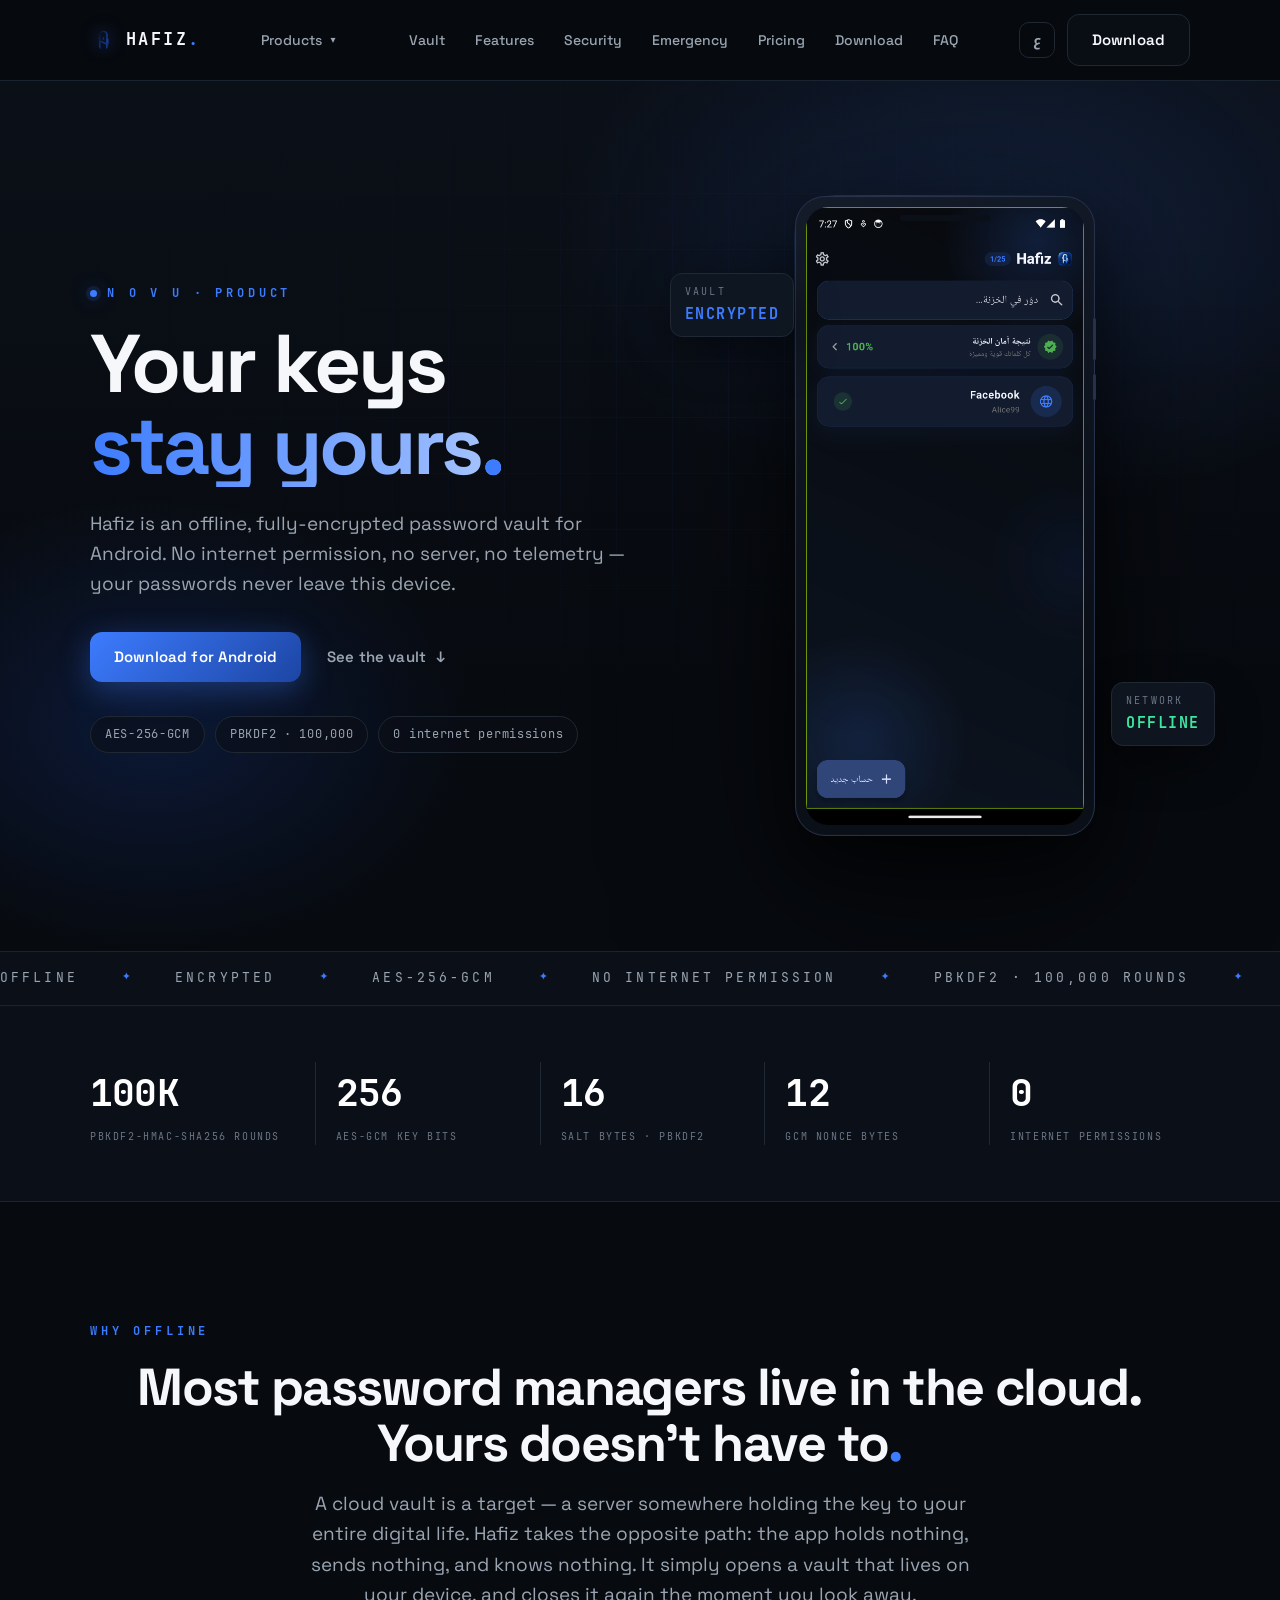
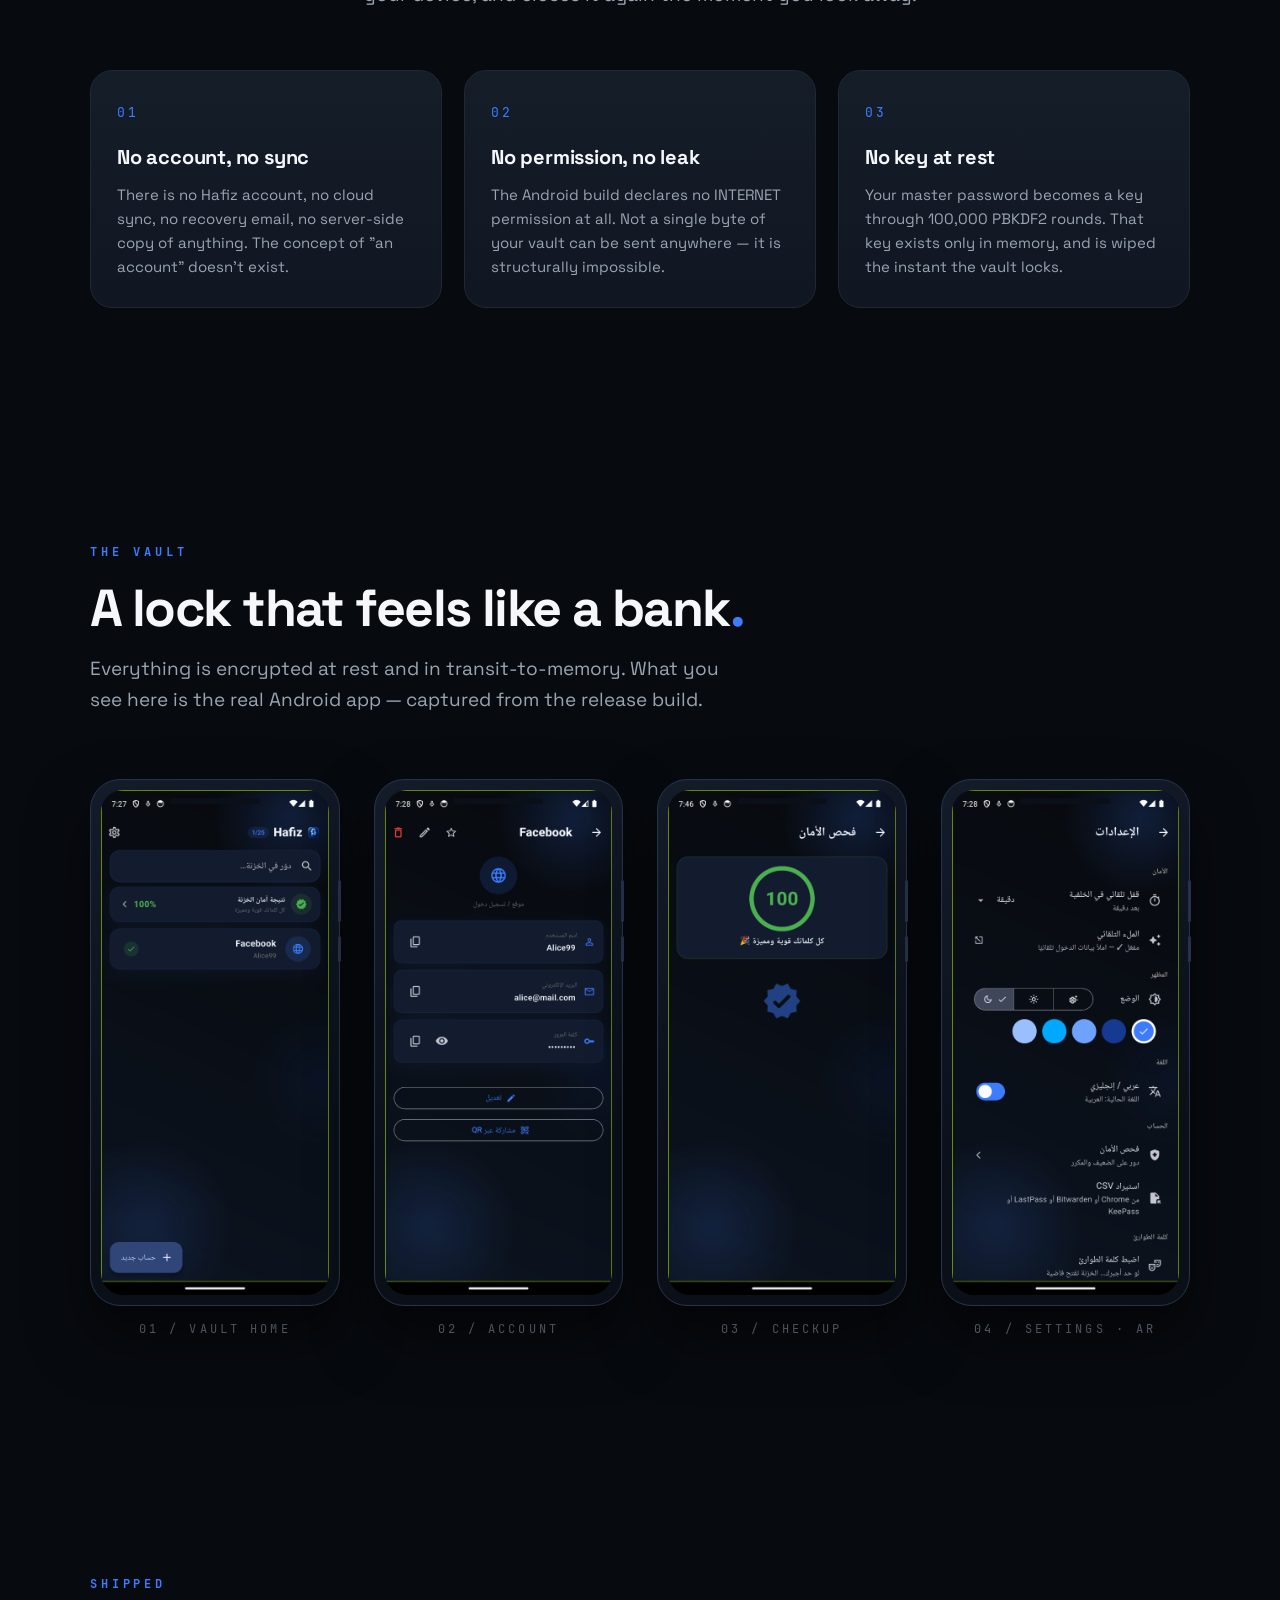
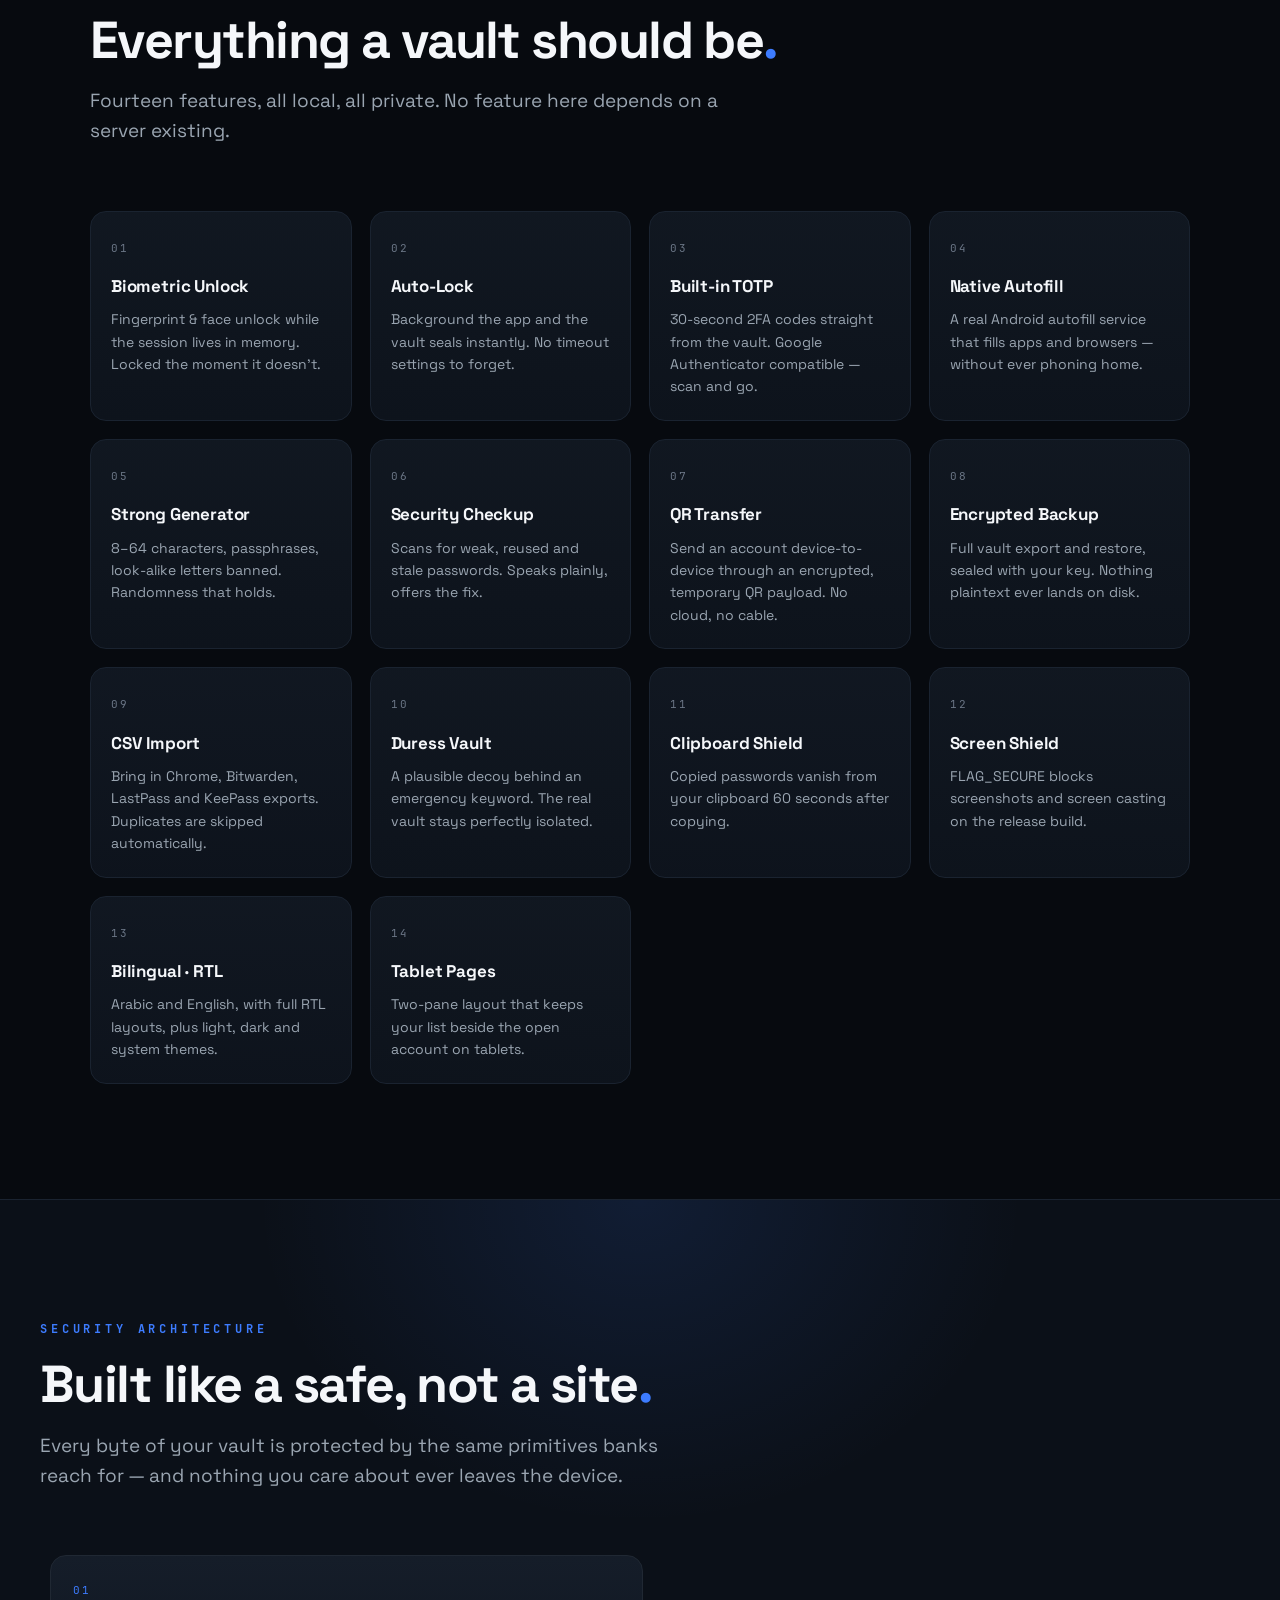
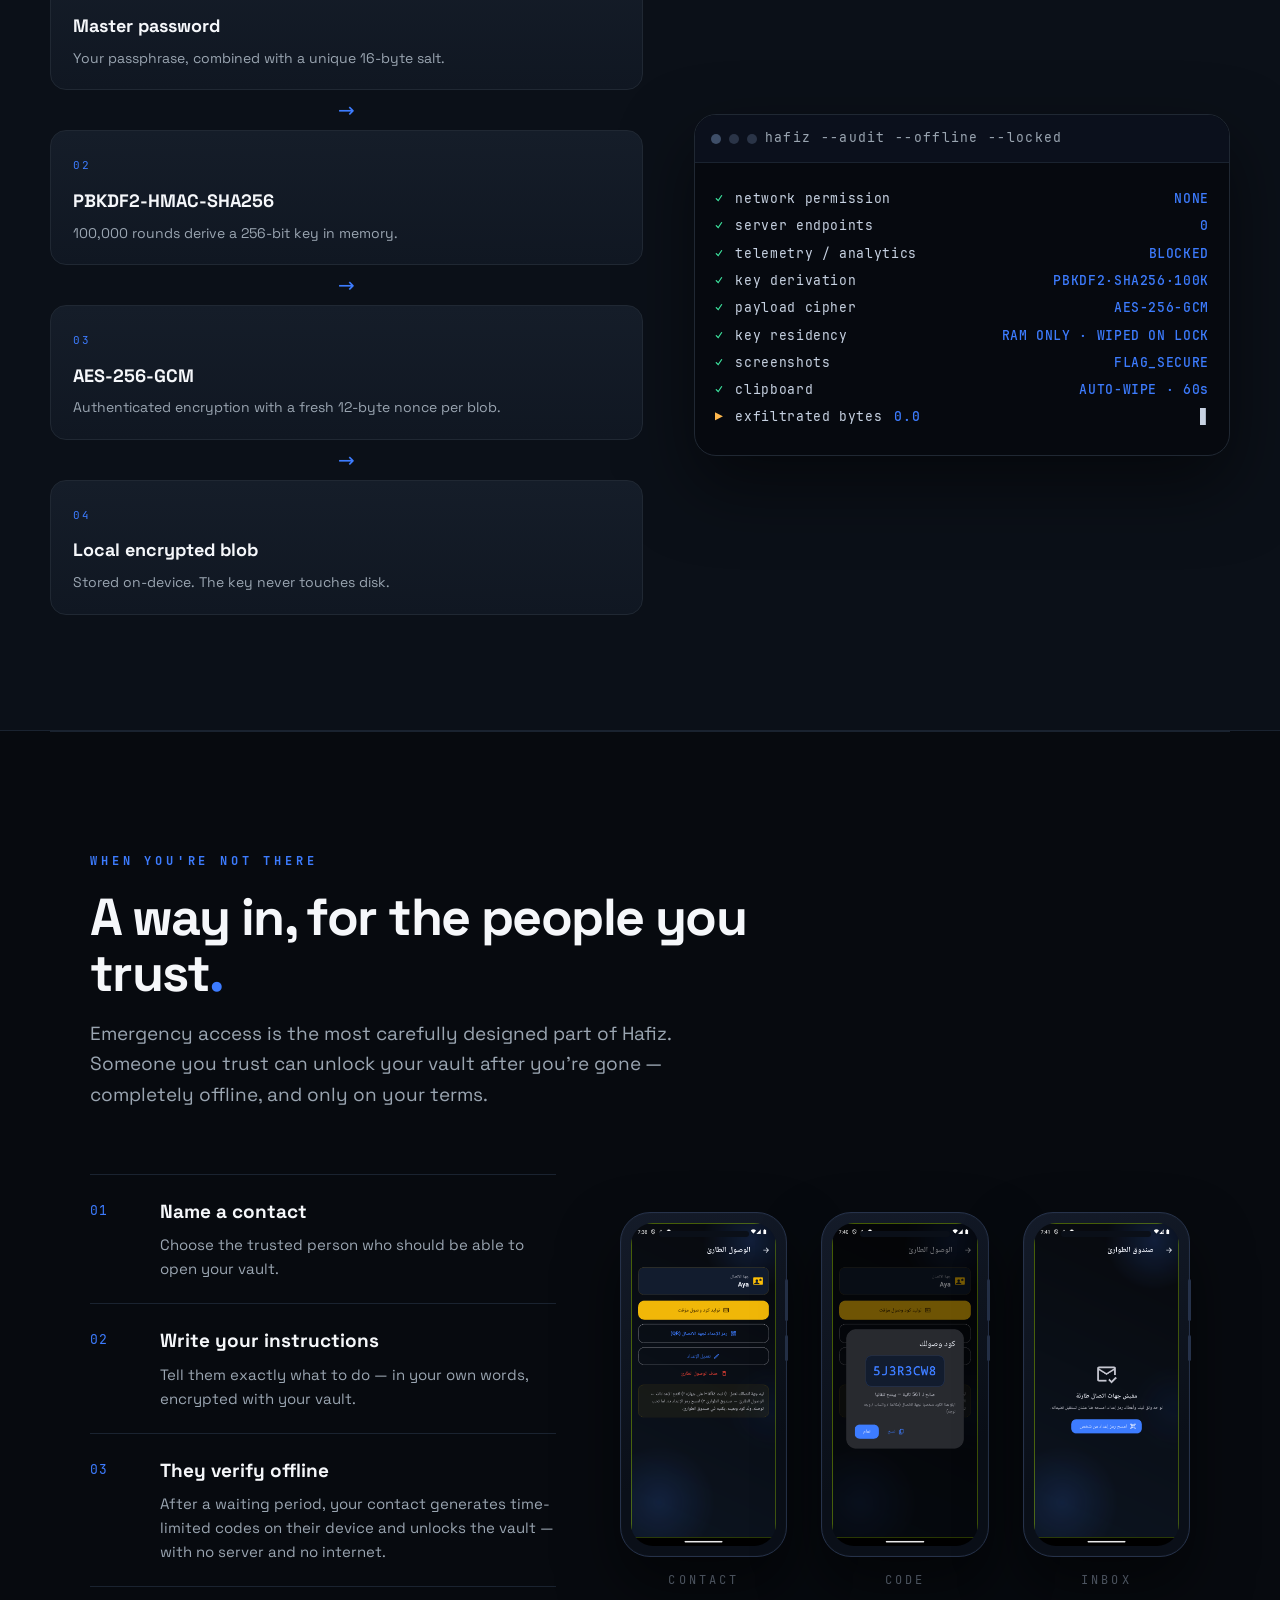
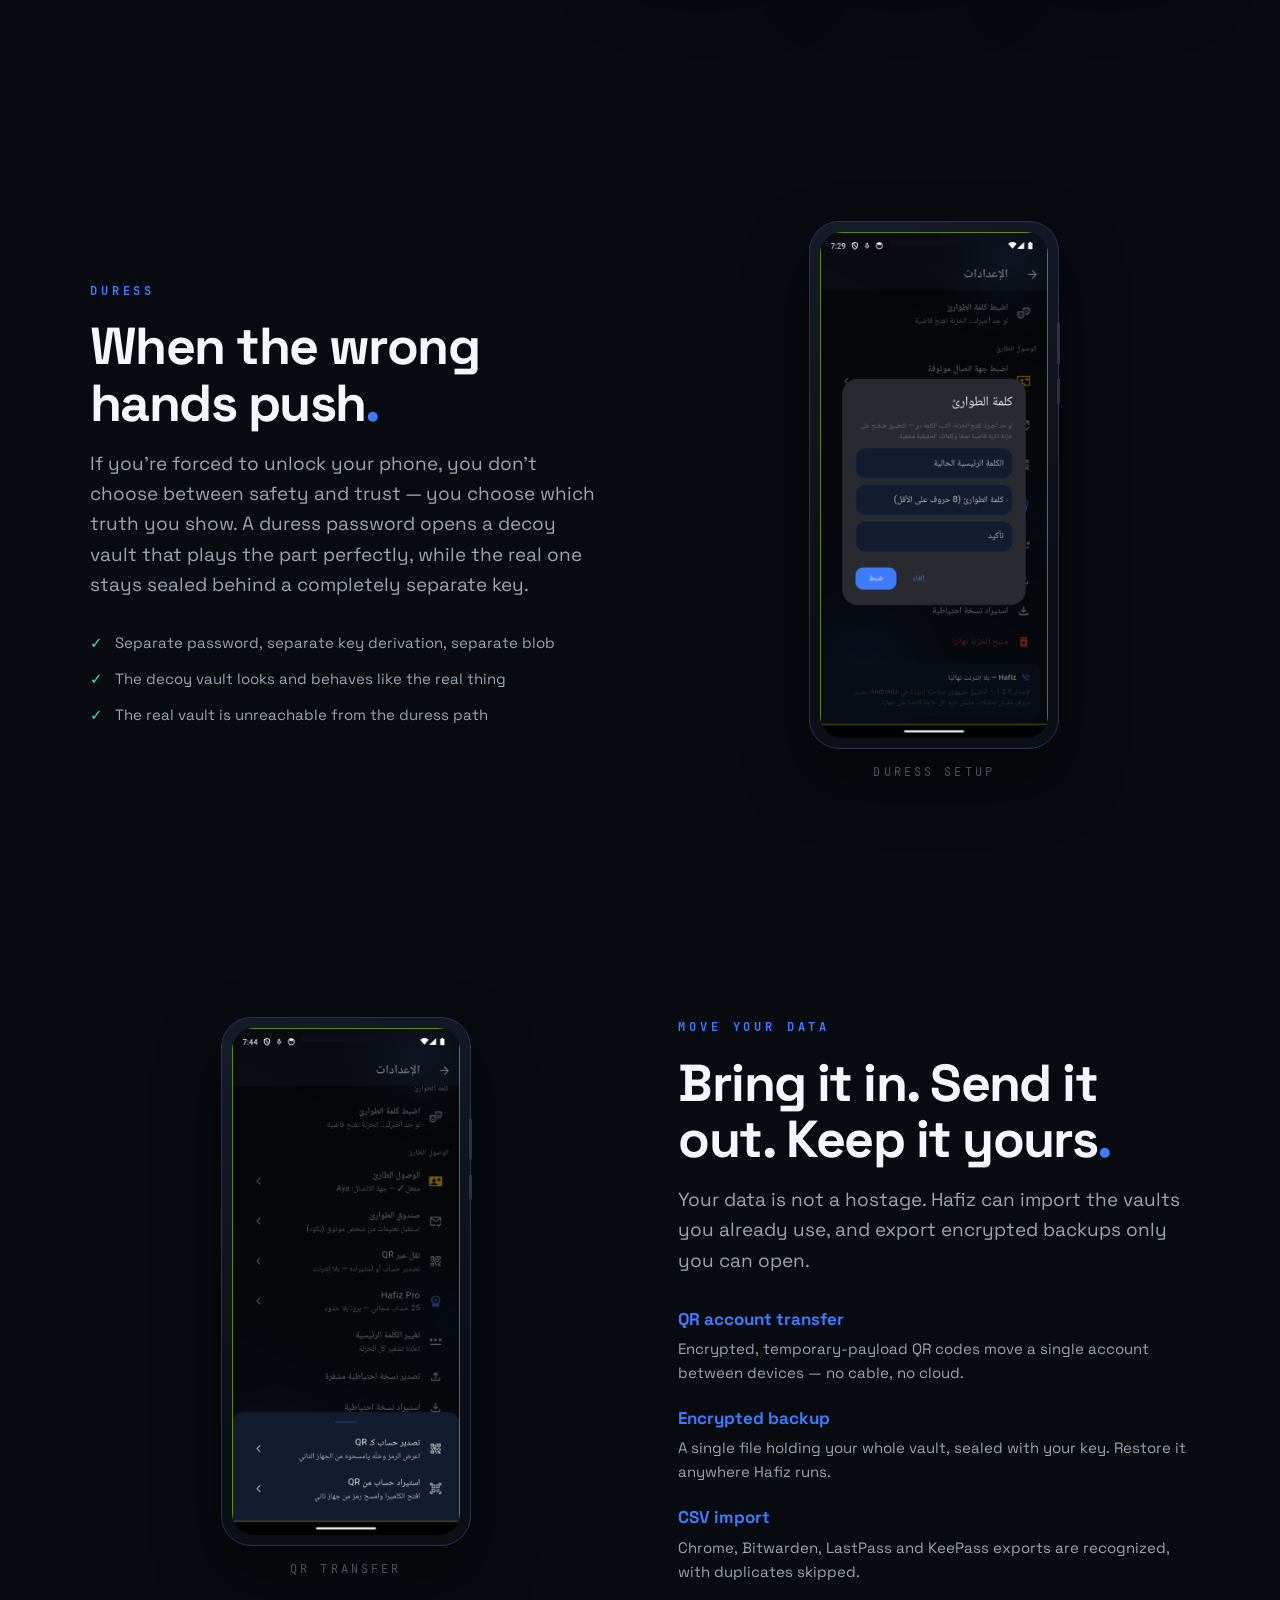
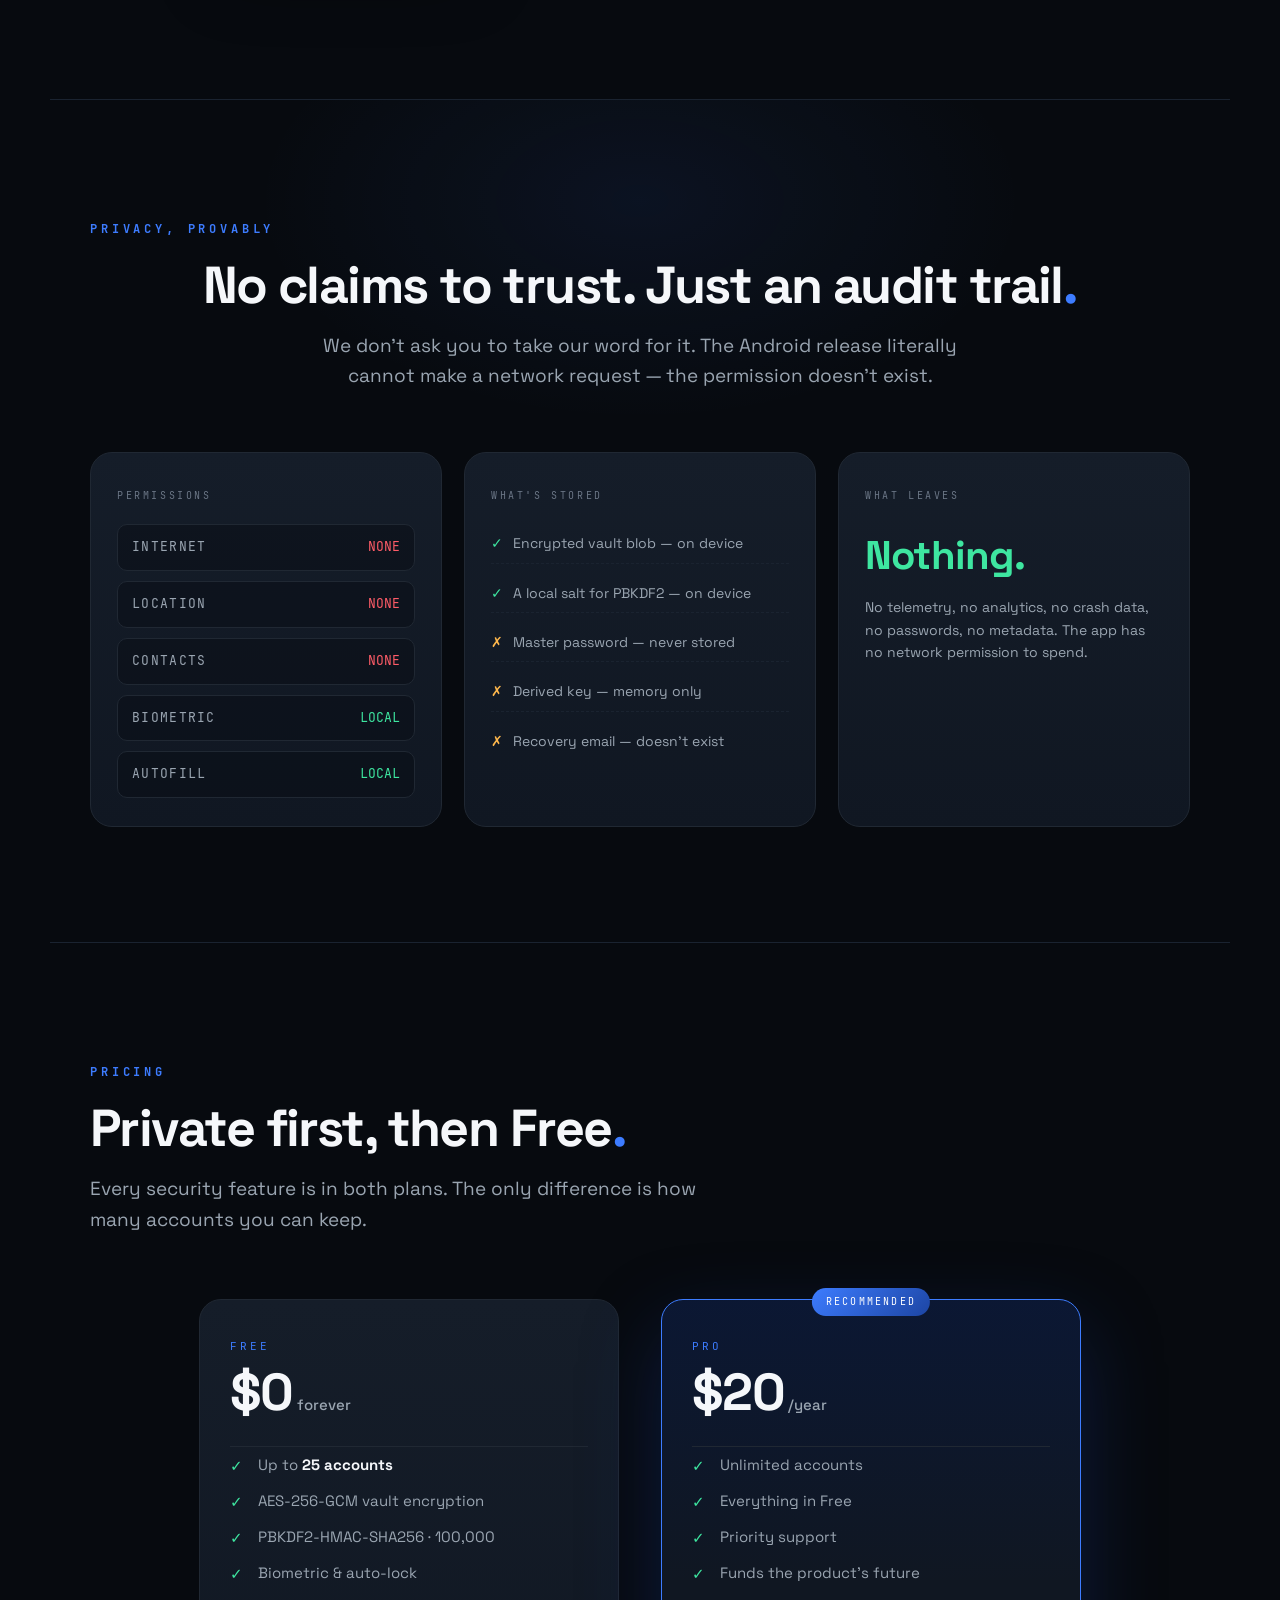
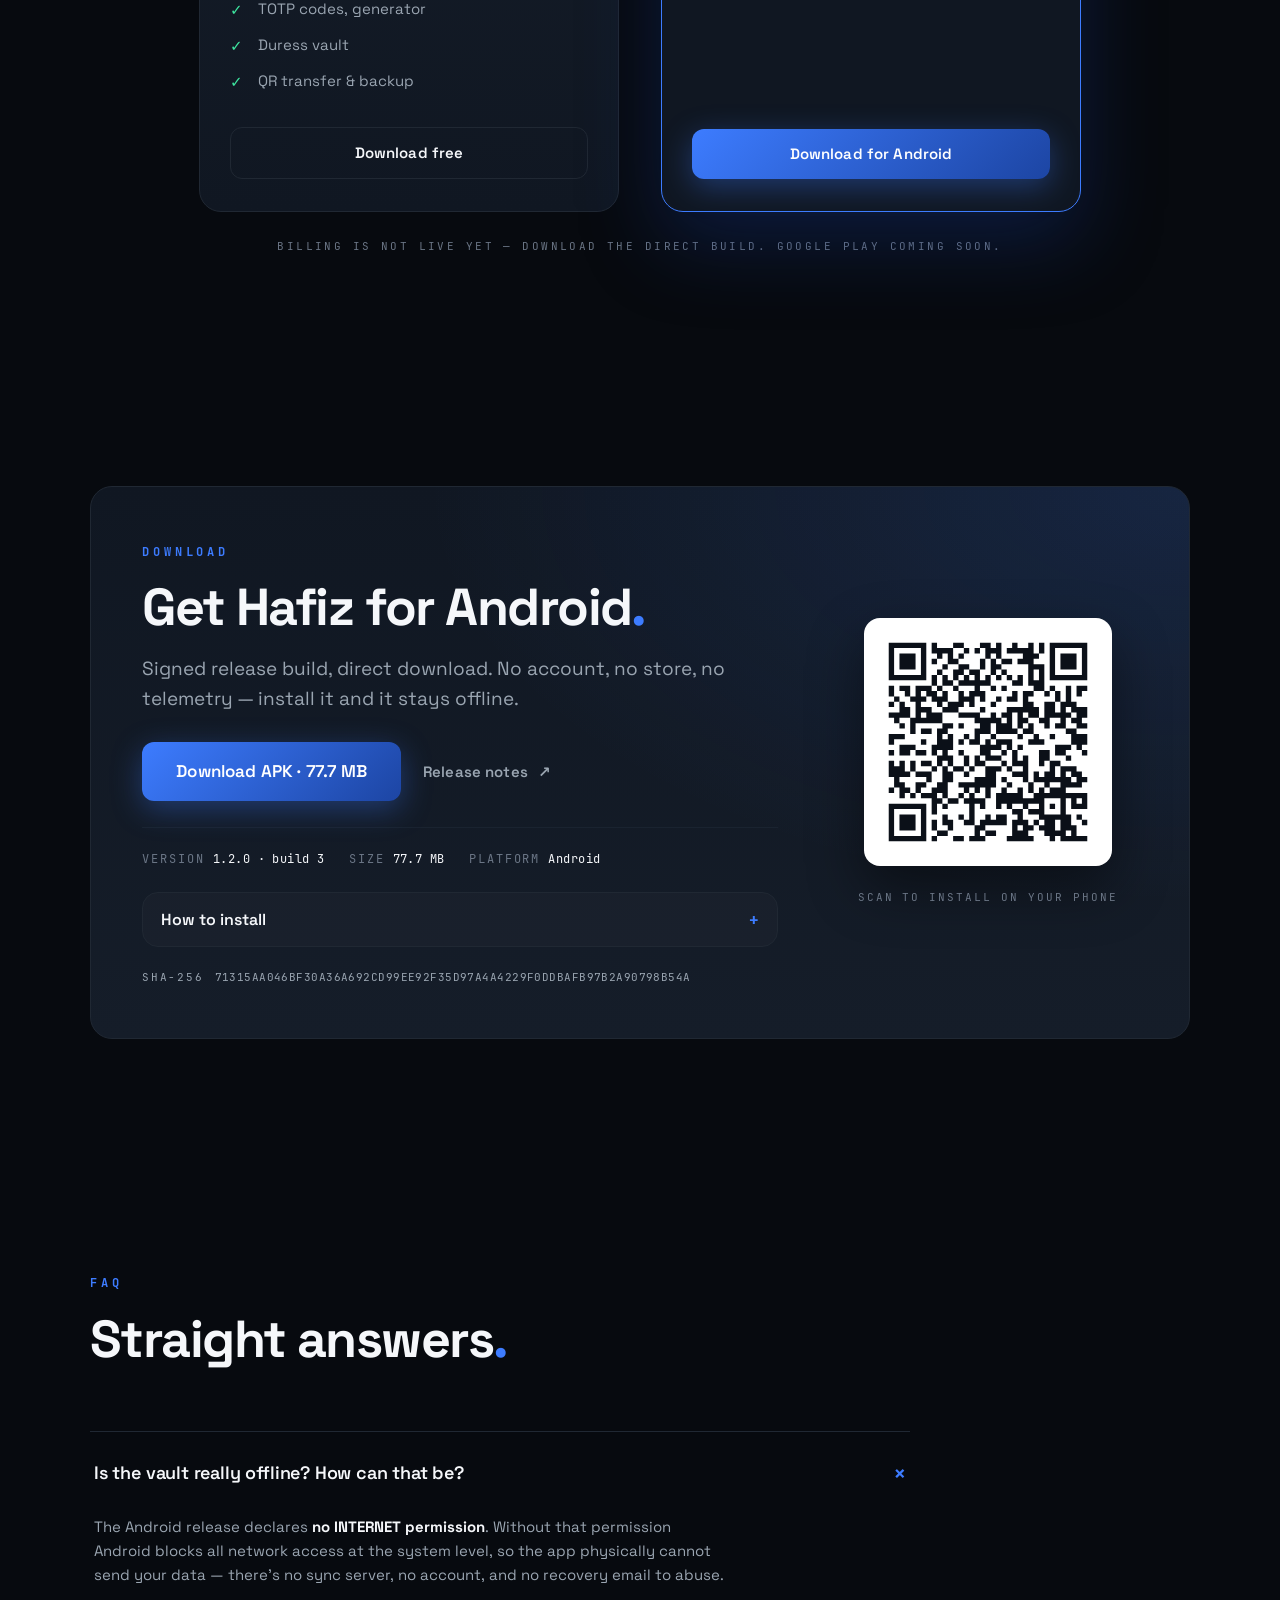
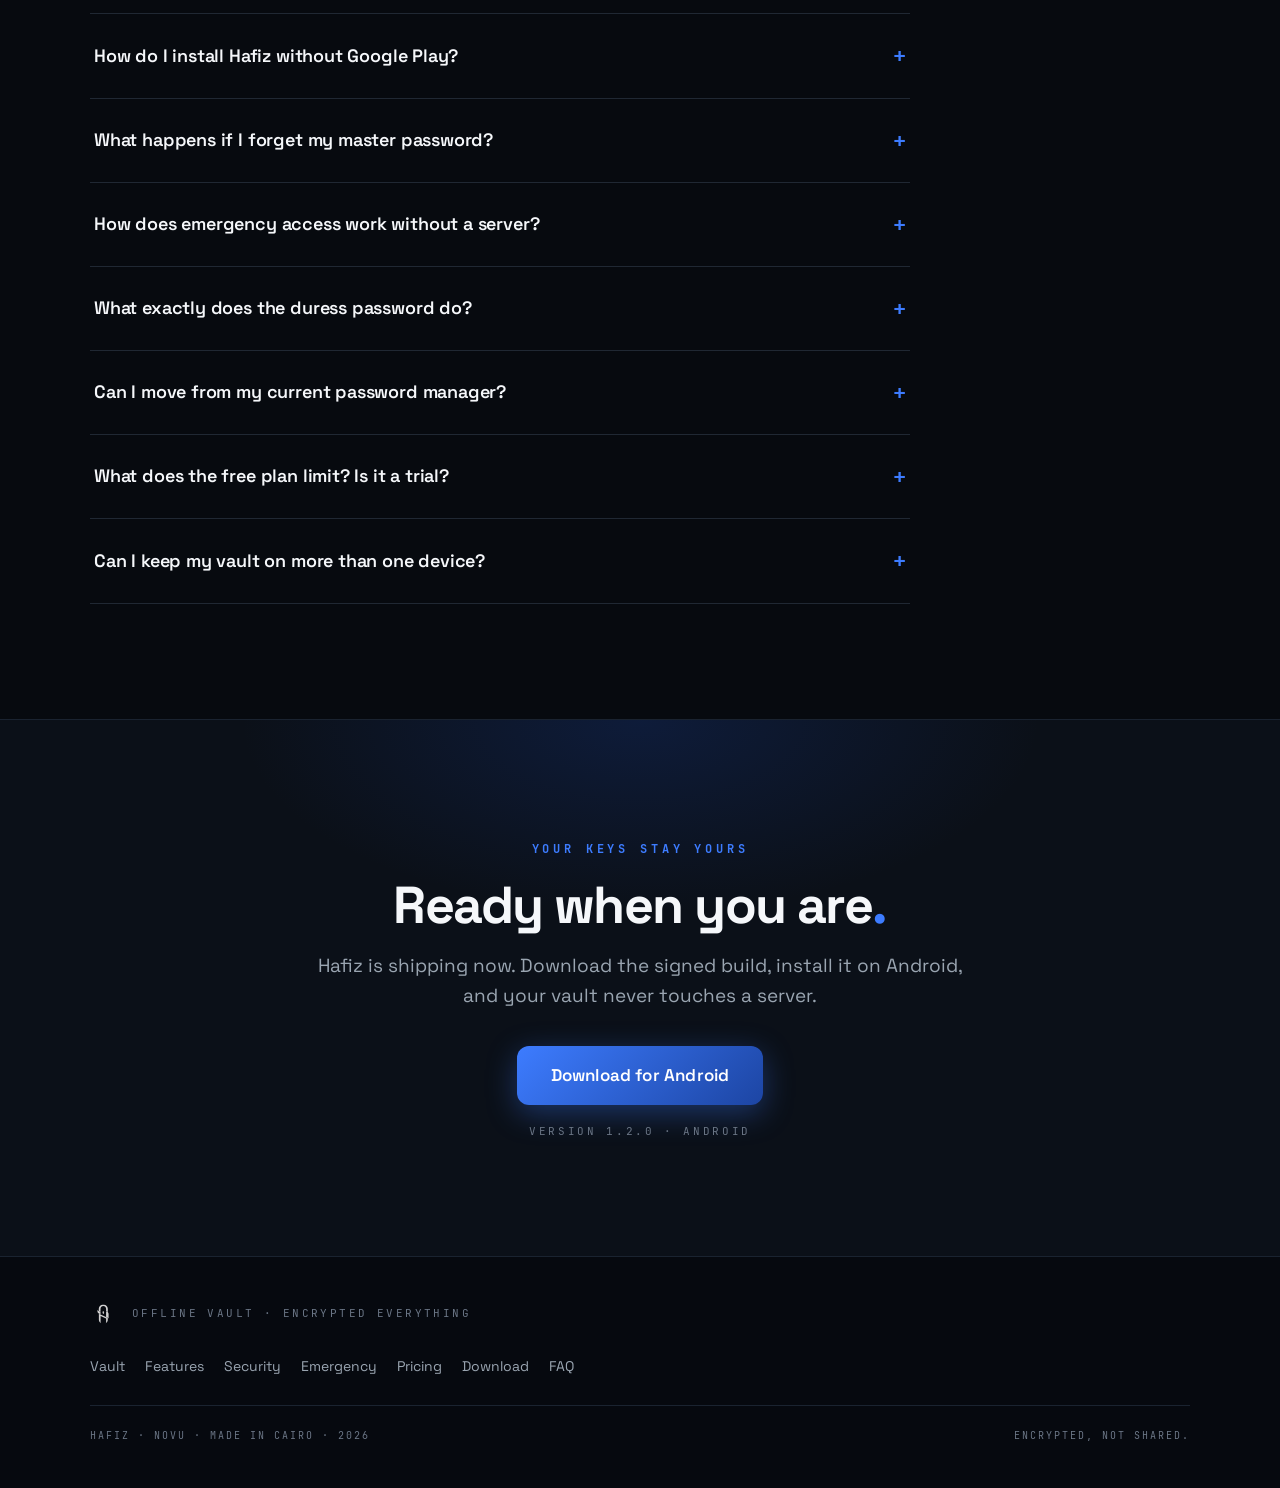
<file: index.html>
<!DOCTYPE html>
<html lang="en" dir="ltr">
<head>
<meta charset="UTF-8" />
<meta name="viewport" content="width=device-width, initial-scale=1.0" />
<title>Hafiz — Offline Encrypted Password Vault | NOVU</title>
<meta name="description" content="Hafiz — an offline, fully-encrypted password vault for Android. Zero internet permission. AES-256-GCM at rest, PBKDF2-HMAC-SHA256 100,000 rounds, your key only ever lives in memory." />
<meta name="keywords" content="password manager, offline vault, encrypted passwords, AES-256-GCM, PBKDF2, Android autofill, Hafiz, NOVU" />
<meta name="theme-color" content="#070B12" />
<meta property="og:type" content="website" />
<meta property="og:title" content="Hafiz — Offline Encrypted Password Vault | NOVU" />
<meta property="og:description" content="Your keys stay yours. A password vault with zero internet permission — encrypted at rest, sealed in memory, free up to 25 accounts." />
<meta property="og:image" content="assets/screens/03_home.png" />
<meta property="og:locale" content="en_US" />
<meta property="og:locale:alternate" content="ar_EG" />
<meta name="twitter:card" content="summary_large_image" />
<meta property="og:site_name" content="NOVU — Hafiz" />
<link rel="icon" type="image/svg+xml" href="assets/img/icon-app.svg" />
<link rel="preload" as="font" type="font/woff2" href="assets/fonts/spacegrotesk-700-latin.woff2" crossorigin />
<link rel="stylesheet" href="css/fonts.css" />
<link rel="stylesheet" href="css/style.css" />
</head>
<body class="hafiz-page">

<a class="hafiz-skip" href="#main">Skip to content</a>

<!-- ═════════════════ 00 · NAV ═════════════════ -->
<header class="hafiz-nav" id="top">
  <div class="hafiz-nav__inner">
    <a class="hafiz-nav__brand" href="#top" aria-label="Hafiz — back to top">
      <img src="assets/img/icon-app.svg" alt="" class="hafiz-nav__mark" />
      <span class="hafiz-nav__word">HAFIZ<em>.</em></span>
    </a>

    <!--
      NOVU integration point:
      On the main NOVU site this page sits under Products -> Hafiz.
      Sibling product links are rendered as non-links here because the other
      product pages are not part of this workspace. Wire them to their real
      URLs when integrating.
    -->
    <div class="hafiz-products">
      <button class="hafiz-products__btn" id="productsBtn" type="button"
              aria-haspopup="true" aria-expanded="false" aria-controls="productsMenu">
        Products
        <span class="hafiz-products__caret" aria-hidden="true">&#9662;</span>
      </button>
      <div class="hafiz-products__menu" id="productsMenu" role="menu" hidden>
        <a class="hafiz-products__item hafiz-products__item--current" href="#top" role="menuitem" aria-current="page">
          <span class="hafiz-products__name">Hafiz</span>
          <span class="hafiz-products__desc">Offline encrypted vault</span>
        </a>
        <span class="hafiz-products__item hafiz-products__item--muted" role="menuitem" aria-disabled="true">
          <span class="hafiz-products__name">HabitFlow</span>
          <span class="hafiz-products__desc">On the NOVU site</span>
        </span>
        <span class="hafiz-products__item hafiz-products__item--muted" role="menuitem" aria-disabled="true">
          <span class="hafiz-products__name">Etisam</span>
          <span class="hafiz-products__desc">On the NOVU site</span>
        </span>
      </div>
    </div>

    <nav class="hafiz-nav__links" aria-label="Primary">
      <a href="#vault">Vault</a>
      <a href="#features">Features</a>
      <a href="#security">Security</a>
      <a href="#life">Emergency</a>
      <a href="#pricing">Pricing</a>
      <a href="#download">Download</a>
      <a href="#faq">FAQ</a>
    </nav>

    <div class="hafiz-nav__actions">
      <button class="hafiz-lang" id="langToggle" type="button" aria-label="Switch language to Arabic">ع</button>
      <a class="hafiz-btn hafiz-btn--ghost" href="#download" data-i18n="nav_cta">Download</a>
    </div>
  </div>
</header>

<main id="main">

<!-- ═════════════════ 01 · HERO ═════════════════ -->
<section class="hafiz-hero" aria-labelledby="hero-title">
  <div class="hafiz-hero__bg" aria-hidden="true"></div>
  <div class="hafiz-hero__grid" aria-hidden="true"></div>

  <div class="hafiz-hero__inner">
    <div class="hafiz-hero__copy">
      <p class="hafiz-eyebrow"><span class="hafiz-eyebrow__dot"></span> N O V U · PRODUCT</p>
      <h1 class="hafiz-hero__title" id="hero-title">
        Your keys<br />
        <span class="hafiz-hero__accent">stay yours<span class="hafiz-dot">.</span></span>
      </h1>
      <p class="hafiz-hero__lede" data-i18n="hero_lede">Hafiz is an offline, fully-encrypted password vault for Android. No internet permission, no server, no telemetry — your passwords never leave this device.</p>
      <div class="hafiz-hero__cta">
        <a class="hafiz-btn hafiz-btn--primary" href="#download" data-i18n="hero_cta">Download for Android</a>
        <a class="hafiz-btn hafiz-btn--text" href="#vault">See the vault <span aria-hidden="true">↓</span></a>
      </div>
      <ul class="hafiz-hero__chips" aria-label="Security highlights">
        <li><span>AES-256-GCM</span></li>
        <li><span>PBKDF2 · 100,000</span></li>
        <li><span>0 internet permissions</span></li>
      </ul>
    </div>

    <div class="hafiz-hero__device">
      <div class="hafiz-phone hafiz-phone--hero" role="img" aria-label="Screenshot of the Hafiz vault home screen">
        <div class="hafiz-phone__bezel">
          <div class="hafiz-phone__notch" aria-hidden="true"></div>
          <img src="assets/screens/03_home.png" alt="Hafiz vault home screen with saved accounts" width="1080" height="2400" loading="eager" />
        </div>
      </div>
      <div class="hafiz-float hafiz-float--a" aria-hidden="true">
        <span class="hafiz-float__label">VAULT</span>
        <span class="hafiz-float__value">ENCRYPTED</span>
      </div>
      <div class="hafiz-float hafiz-float--b" aria-hidden="true">
        <span class="hafiz-float__label">NETWORK</span>
        <span class="hafiz-float__value">OFFLINE</span>
      </div>
    </div>
  </div>
</section>

<!-- ═════════════════ 02 · TICKER ═════════════════ -->
<div class="hafiz-ticker" aria-hidden="true">
  <div class="hafiz-ticker__track">
    <span>OFFLINE</span><i>✦</i>
    <span>ENCRYPTED</span><i>✦</i>
    <span>AES-256-GCM</span><i>✦</i>
    <span>NO INTERNET PERMISSION</span><i>✦</i>
    <span>PBKDF2 · 100,000 ROUNDS</span><i>✦</i>
    <span>YOUR KEYS STAY YOURS</span><i>✦</i>
    <span>OFFLINE</span><i>✦</i>
    <span>ENCRYPTED</span><i>✦</i>
    <span>AES-256-GCM</span><i>✦</i>
    <span>NO INTERNET PERMISSION</span><i>✦</i>
    <span>PBKDF2 · 100,000 ROUNDS</span><i>✦</i>
    <span>YOUR KEYS STAY YOURS</span><i>✦</i>
  </div>
</div>

<!-- ═════════════════ 03 · SECURITY STATS ═════════════════ -->
<section class="hafiz-stats" aria-label="Security statistics">
  <div class="hafiz-stats__rank">
    <div class="hafiz-stats__stat">
      <span class="hafiz-stats__num mono" data-count="100000" data-format="k">0</span>
      <span class="hafiz-stats__unit mono">PBKDF2-HMAC-SHA256 ROUNDS</span>
    </div>
    <div class="hafiz-stats__stat">
      <span class="hafiz-stats__num mono" data-count="256">0</span>
      <span class="hafiz-stats__unit mono">AES-GCM KEY BITS</span>
    </div>
    <div class="hafiz-stats__stat">
      <span class="hafiz-stats__num mono" data-count="16">0</span>
      <span class="hafiz-stats__unit mono">SALT BYTES · PBKDF2</span>
    </div>
    <div class="hafiz-stats__stat">
      <span class="hafiz-stats__num mono" data-count="12">0</span>
      <span class="hafiz-stats__unit mono">GCM NONCE BYTES</span>
    </div>
    <div class="hafiz-stats__stat">
      <span class="hafiz-stats__num mono" data-count="0">0</span>
      <span class="hafiz-stats__unit mono">INTERNET PERMISSIONS</span>
    </div>
  </div>
</section>

<!-- ═════════════════ 04 · PROBLEM ═════════════════ -->
<section class="hafiz-problem" aria-labelledby="problem-title">
  <div class="hafiz-problem__inner">
    <p class="hafiz-eyebrow hafiz-eyebrow--center">WHY OFFLINE</p>
    <h2 class="hafiz-h2 hafiz-h2--center" id="problem-title">Most password managers live in the cloud.<br />Yours doesn't have to<span class="hafiz-dot">.</span></h2>
    <p class="hafiz-lede">A cloud vault is a target — a server somewhere holding the key to your entire digital life. Hafiz takes the opposite path: the app holds nothing, sends nothing, and knows nothing. It simply opens a vault that lives on your device, and closes it again the moment you look away.</p>

    <div class="hafiz-problem__grid">
      <article class="hafiz-card hafiz-problem__card">
        <span class="hafiz-problem__n mono">01</span>
        <h3>No account, no sync</h3>
        <p>There is no Hafiz account, no cloud sync, no recovery email, no server-side copy of anything. The concept of "an account" doesn't exist.</p>
      </article>
      <article class="hafiz-card hafiz-problem__card">
        <span class="hafiz-problem__n mono">02</span>
        <h3>No permission, no leak</h3>
        <p>The Android build declares no INTERNET permission at all. Not a single byte of your vault can be sent anywhere — it is structurally impossible.</p>
      </article>
      <article class="hafiz-card hafiz-problem__card">
        <span class="hafiz-problem__n mono">03</span>
        <h3>No key at rest</h3>
        <p>Your master password becomes a key through 100,000 PBKDF2 rounds. That key exists only in memory, and is wiped the instant the vault locks.</p>
      </article>
    </div>
  </div>
</section>

<!-- ═════════════════ 05 · VAULT SHOWCASE ═════════════════ -->
<section class="hafiz-vault" id="vault" aria-labelledby="vault-title">
  <div class="hafiz-section__head">
    <p class="hafiz-eyebrow">THE VAULT</p>
    <h2 class="hafiz-h2" id="vault-title">A lock that feels like a bank<span class="hafiz-dot">.</span></h2>
    <p class="hafiz-lede" data-i18n="vault_lede">Everything is encrypted at rest and in transit-to-memory. What you see here is the real Android app — captured from the release build.</p>
  </div>

  <div class="hafiz-showcase">
    <div class="hafiz-showcase__grid">
      <figure class="hafiz-phone">
        <div class="hafiz-phone__bezel">
          <div class="hafiz-phone__notch" aria-hidden="true"></div>
          <img src="assets/screens/03_home.png" alt="Vault home screen listing saved accounts" loading="lazy" />
        </div>
        <figcaption class="mono">01 / VAULT HOME</figcaption>
      </figure>
      <figure class="hafiz-phone">
        <div class="hafiz-phone__bezel">
          <div class="hafiz-phone__notch" aria-hidden="true"></div>
          <img src="assets/screens/04_account_detail.png" alt="Account detail screen with password reveal and notes" loading="lazy" />
        </div>
        <figcaption class="mono">02 / ACCOUNT</figcaption>
      </figure>
      <figure class="hafiz-phone">
        <div class="hafiz-phone__bezel">
          <div class="hafiz-phone__notch" aria-hidden="true"></div>
          <img src="assets/screens/15_security_checkup.png" alt="Security checkup with weak password detected" loading="lazy" />
        </div>
        <figcaption class="mono">03 / CHECKUP</figcaption>
      </figure>
      <figure class="hafiz-phone">
        <div class="hafiz-phone__bezel">
          <div class="hafiz-phone__notch" aria-hidden="true"></div>
          <img src="assets/screens/05_settings.png" alt="Settings screen in Arabic" loading="lazy" />
        </div>
        <figcaption class="mono">04 / SETTINGS · AR</figcaption>
      </figure>
    </div>
  </div>
</section>

<!-- ═════════════════ 06 · FEATURES ═════════════════ -->
<section class="hafiz-features" id="features" aria-labelledby="features-title">
  <div class="hafiz-section__head">
    <p class="hafiz-eyebrow">SHIPPED</p>
    <h2 class="hafiz-h2" id="features-title">Everything a vault should be<span class="hafiz-dot">.</span></h2>
    <p class="hafiz-lede" data-i18n="features_lede">Fourteen features, all local, all private. No feature here depends on a server existing.</p>
  </div>

  <div class="hafiz-features__grid">
    <article class="hafiz-feat"><span class="mono hafiz-feat__n">01</span><h3>Biometric Unlock</h3><p>Fingerprint &amp; face unlock while the session lives in memory. Locked the moment it doesn't.</p></article>
    <article class="hafiz-feat"><span class="mono hafiz-feat__n">02</span><h3>Auto-Lock</h3><p>Background the app and the vault seals instantly. No timeout settings to forget.</p></article>
    <article class="hafiz-feat"><span class="mono hafiz-feat__n">03</span><h3>Built-in TOTP</h3><p>30-second 2FA codes straight from the vault. Google Authenticator compatible — scan and go.</p></article>
    <article class="hafiz-feat"><span class="mono hafiz-feat__n">04</span><h3>Native Autofill</h3><p>A real Android autofill service that fills apps and browsers — without ever phoning home.</p></article>
    <article class="hafiz-feat"><span class="mono hafiz-feat__n">05</span><h3>Strong Generator</h3><p>8–64 characters, passphrases, look-alike letters banned. Randomness that holds.</p></article>
    <article class="hafiz-feat"><span class="mono hafiz-feat__n">06</span><h3>Security Checkup</h3><p>Scans for weak, reused and stale passwords. Speaks plainly, offers the fix.</p></article>
    <article class="hafiz-feat"><span class="mono hafiz-feat__n">07</span><h3>QR Transfer</h3><p>Send an account device-to-device through an encrypted, temporary QR payload. No cloud, no cable.</p></article>
    <article class="hafiz-feat"><span class="mono hafiz-feat__n">08</span><h3>Encrypted Backup</h3><p>Full vault export and restore, sealed with your key. Nothing plaintext ever lands on disk.</p></article>
    <article class="hafiz-feat"><span class="mono hafiz-feat__n">09</span><h3>CSV Import</h3><p>Bring in Chrome, Bitwarden, LastPass and KeePass exports. Duplicates are skipped automatically.</p></article>
    <article class="hafiz-feat"><span class="mono hafiz-feat__n">10</span><h3>Duress Vault</h3><p>A plausible decoy behind an emergency keyword. The real vault stays perfectly isolated.</p></article>
    <article class="hafiz-feat"><span class="mono hafiz-feat__n">11</span><h3>Clipboard Shield</h3><p>Copied passwords vanish from your clipboard 60 seconds after copying.</p></article>
    <article class="hafiz-feat"><span class="mono hafiz-feat__n">12</span><h3>Screen Shield</h3><p>FLAG_SECURE blocks screenshots and screen casting on the release build.</p></article>
    <article class="hafiz-feat"><span class="mono hafiz-feat__n">13</span><h3>Bilingual · RTL</h3><p>Arabic and English, with full RTL layouts, plus light, dark and system themes.</p></article>
    <article class="hafiz-feat"><span class="mono hafiz-feat__n">14</span><h3>Tablet Pages</h3><p>Two-pane layout that keeps your list beside the open account on tablets.</p></article>
  </div>
</section>

<!-- ═════════════════ 07 · SECURITY ARCHITECTURE ═════════════════ -->
<section class="hafiz-security" id="security" aria-labelledby="security-title">
  <div class="hafiz-security__glow" aria-hidden="true"></div>
  <div class="hafiz-section__head">
    <p class="hafiz-eyebrow">SECURITY ARCHITECTURE</p>
    <h2 class="hafiz-h2" id="security-title">Built like a safe, not a site<span class="hafiz-dot">.</span></h2>
    <p class="hafiz-lede" data-i18n="security_lede">Every byte of your vault is protected by the same primitives banks reach for — and nothing you care about ever leaves the device.</p>
  </div>

  <div class="hafiz-security__layout">
    <div class="hafiz-chain" aria-label="Encryption pipeline: master password to encrypted blob">
      <div class="hafiz-chain__step">
        <span class="mono hafiz-chain__n">01</span>
        <h3>Master password</h3>
        <p>Your passphrase, combined with a unique 16-byte salt.</p>
      </div>
      <span class="hafiz-chain__arrow" aria-hidden="true">→</span>
      <div class="hafiz-chain__step">
        <span class="mono hafiz-chain__n">02</span>
        <h3>PBKDF2-HMAC-SHA256</h3>
        <p>100,000 rounds derive a 256-bit key in memory.</p>
      </div>
      <span class="hafiz-chain__arrow" aria-hidden="true">→</span>
      <div class="hafiz-chain__step">
        <span class="mono hafiz-chain__n">03</span>
        <h3>AES-256-GCM</h3>
        <p>Authenticated encryption with a fresh 12-byte nonce per blob.</p>
      </div>
      <span class="hafiz-chain__arrow" aria-hidden="true">→</span>
      <div class="hafiz-chain__step">
        <span class="mono hafiz-chain__n">04</span>
        <h3>Local encrypted blob</h3>
        <p>Stored on-device. The key never touches disk.</p>
      </div>
    </div>

    <div class="hafiz-terminal mono">
      <div class="hafiz-terminal__bar">
        <span></span><span></span><span></span>
        hafiz --audit --offline --locked
      </div>
      <div class="hafiz-terminal__body">
        <p><span class="hafiz-green">✓</span> network permission <span class="hafiz-k">NONE</span></p>
        <p><span class="hafiz-green">✓</span> server endpoints <span class="hafiz-k">0</span></p>
        <p><span class="hafiz-green">✓</span> telemetry / analytics <span class="hafiz-k">BLOCKED</span></p>
        <p><span class="hafiz-green">✓</span> key derivation <span class="hafiz-k">PBKDF2·SHA256·100K</span></p>
        <p><span class="hafiz-green">✓</span> payload cipher <span class="hafiz-k">AES-256-GCM</span></p>
        <p><span class="hafiz-green">✓</span> key residency <span class="hafiz-k">RAM ONLY · WIPED ON LOCK</span></p>
        <p><span class="hafiz-green">✓</span> screenshots <span class="hafiz-k">FLAG_SECURE</span></p>
        <p><span class="hafiz-green">✓</span> clipboard <span class="hafiz-k">AUTO-WIPE · 60s</span></p>
        <p><span class="hafiz-amber">▶</span> exfiltrated bytes <span class="hafiz-k">0.0</span><span class="hafiz-cursor">▊</span></p>
      </div>
    </div>
  </div>
</section>

<!-- ═════════════════ 08 · EMERGENCY ═════════════════ -->
<section class="hafiz-life" id="life" aria-labelledby="life-title">
  <div class="hafiz-section__head">
    <p class="hafiz-eyebrow">WHEN YOU'RE NOT THERE</p>
    <h2 class="hafiz-h2" id="life-title">A way in, for the people you trust<span class="hafiz-dot">.</span></h2>
    <p class="hafiz-lede" data-i18n="life_lede">Emergency access is the most carefully designed part of Hafiz. Someone you trust can unlock your vault after you're gone — completely offline, and only on your terms.</p>
  </div>

  <div class="hafiz-life__grid">
    <div class="hafiz-life__copy">
      <ol class="hafiz-steps">
        <li><span class="mono">01</span><div><h3>Name a contact</h3><p>Choose the trusted person who should be able to open your vault.</p></div></li>
        <li><span class="mono">02</span><div><h3>Write your instructions</h3><p>Tell them exactly what to do — in your own words, encrypted with your vault.</p></div></li>
        <li><span class="mono">03</span><div><h3>They verify offline</h3><p>After a waiting period, your contact generates time-limited codes on their device and unlocks the vault — with no server and no internet.</p></div></li>
      </ol>
    </div>
    <div class="hafiz-showcase hafiz-showcase--life">
      <div class="hafiz-showcase__grid">
        <figure class="hafiz-phone">
          <div class="hafiz-phone__bezel"><div class="hafiz-phone__notch" aria-hidden="true"></div><img src="assets/screens/07_emergency_manage.png" alt="Emergency access management screen" loading="lazy" /></div>
          <figcaption class="mono">CONTACT</figcaption>
        </figure>
        <figure class="hafiz-phone">
          <div class="hafiz-phone__bezel"><div class="hafiz-phone__notch" aria-hidden="true"></div><img src="assets/screens/08_emergency_code_dialog.png" alt="Time-limited emergency unlock code" loading="lazy" /></div>
          <figcaption class="mono">CODE</figcaption>
        </figure>
        <figure class="hafiz-phone">
          <div class="hafiz-phone__bezel"><div class="hafiz-phone__notch" aria-hidden="true"></div><img src="assets/screens/10_emergency_inbox.png" alt="Emergency inbox for incoming grants" loading="lazy" /></div>
          <figcaption class="mono">INBOX</figcaption>
        </figure>
      </div>
    </div>
  </div>
</section>

<!-- ═════════════════ 09 · DURESS ═════════════════ -->
<section class="hafiz-solo hafiz-duress" aria-labelledby="duress-title">
  <div class="hafiz-duress__grid">
    <div class="hafiz-duress__copy">
      <p class="hafiz-eyebrow">DURESS</p>
      <h2 class="hafiz-h2" id="duress-title">When the wrong hands push<span class="hafiz-dot">.</span></h2>
      <p class="hafiz-lede" data-i18n="duress_lede">If you're forced to unlock your phone, you don't choose between safety and trust — you choose which truth you show. A duress password opens a decoy vault that plays the part perfectly, while the real one stays sealed behind a completely separate key.</p>
      <ul class="hafiz-checks">
        <li>Separate password, separate key derivation, separate blob</li>
        <li>The decoy vault looks and behaves like the real thing</li>
        <li>The real vault is unreachable from the duress path</li>
      </ul>
    </div>
    <figure class="hafiz-phone hafiz-phone--lone">
      <div class="hafiz-phone__bezel">
        <div class="hafiz-phone__notch" aria-hidden="true"></div>
        <img src="assets/screens/12_duress_dialog.png" alt="Duress password setup dialog" loading="lazy" />
      </div>
      <figcaption class="mono">DURESS SETUP</figcaption>
    </figure>
  </div>
</section>

<!-- ═════════════════ 10 · TRANSFER ═════════════════ -->
<section class="hafiz-solo hafiz-move" aria-labelledby="move-title">
  <div class="hafiz-move__grid">
    <figure class="hafiz-phone hafiz-phone--lone">
      <div class="hafiz-phone__bezel">
        <div class="hafiz-phone__notch" aria-hidden="true"></div>
        <img src="assets/screens/11_qr_transfer_options.png" alt="QR transfer options — export or import an account" loading="lazy" />
      </div>
      <figcaption class="mono">QR TRANSFER</figcaption>
    </figure>
    <div class="hafiz-move__copy">
      <p class="hafiz-eyebrow">MOVE YOUR DATA</p>
      <h2 class="hafiz-h2" id="move-title">Bring it in. Send it out. Keep it yours<span class="hafiz-dot">.</span></h2>
      <p class="hafiz-lede" data-i18n="move_lede">Your data is not a hostage. Hafiz can import the vaults you already use, and export encrypted backups only you can open.</p>
      <ul class="hafiz-move__list">
        <li><h3>QR account transfer</h3><p>Encrypted, temporary-payload QR codes move a single account between devices — no cable, no cloud.</p></li>
        <li><h3>Encrypted backup</h3><p>A single file holding your whole vault, sealed with your key. Restore it anywhere Hafiz runs.</p></li>
        <li><h3>CSV import</h3><p>Chrome, Bitwarden, LastPass and KeePass exports are recognized, with duplicates skipped.</p></li>
      </ul>
    </div>
  </div>
</section>

<!-- ═════════════════ 11 · PRIVACY / NIGHT ═════════════════ -->
<section class="hafiz-solo hafiz-privacy" aria-labelledby="privacy-title">
  <div class="hafiz-privacy__inner">
    <p class="hafiz-eyebrow hafiz-eyebrow--center">PRIVACY, PROVABLY</p>
    <h2 class="hafiz-h2 hafiz-h2--center" id="privacy-title">No claims to trust. Just an audit trail<span class="hafiz-dot">.</span></h2>
    <p class="hafiz-lede">We don't ask you to take our word for it. The Android release literally cannot make a network request — the permission doesn't exist.</p>

    <div class="hafiz-privacy__cols">
      <div class="hafiz-card hafiz-privacy__col">
        <span class="mono hafiz-privacy__k">PERMISSIONS</span>
        <ul class="hafiz-perms">
          <li class="hafiz-perm hafiz-perm--off"><span class="hafiz-perm__name">INTERNET</span><span class="hafiz-perm__val">NONE</span></li>
          <li class="hafiz-perm hafiz-perm--off"><span class="hafiz-perm__name">LOCATION</span><span class="hafiz-perm__val">NONE</span></li>
          <li class="hafiz-perm hafiz-perm--off"><span class="hafiz-perm__name">CONTACTS</span><span class="hafiz-perm__val">NONE</span></li>
          <li class="hafiz-perm"><span class="hafiz-perm__name">BIOMETRIC</span><span class="hafiz-perm__val">LOCAL</span></li>
          <li class="hafiz-perm"><span class="hafiz-perm__name">AUTOFILL</span><span class="hafiz-perm__val">LOCAL</span></li>
        </ul>
      </div>
      <div class="hafiz-card hafiz-privacy__col">
        <span class="mono hafiz-privacy__k">WHAT'S STORED</span>
        <ul class="hafiz-what">
          <li><span class="hafiz-green">✓</span> Encrypted vault blob — on device</li>
          <li><span class="hafiz-green">✓</span> A local salt for PBKDF2 — on device</li>
          <li><span class="hafiz-amber">✗</span> Master password — never stored</li>
          <li><span class="hafiz-amber">✗</span> Derived key — memory only</li>
          <li><span class="hafiz-amber">✗</span> Recovery email — doesn't exist</li>
        </ul>
      </div>
      <div class="hafiz-card hafiz-privacy__col">
        <span class="mono hafiz-privacy__k">WHAT LEAVES</span>
        <p class="hafiz-privacy__zero">Nothing.</p>
        <p class="hafiz-privacy__note">No telemetry, no analytics, no crash data, no passwords, no metadata. The app has no network permission to spend.</p>
      </div>
    </div>
  </div>
</section>

<!-- ═════════════════ 12 · PRICING ═════════════════ -->
<section class="hafiz-pricing" id="pricing" aria-labelledby="pricing-title">
  <div class="hafiz-section__head">
    <p class="hafiz-eyebrow">PRICING</p>
    <h2 class="hafiz-h2" id="pricing-title">Private first, then Free<span class="hafiz-dot">.</span></h2>
    <p class="hafiz-lede" data-i18n="pricing_lede">Every security feature is in both plans. The only difference is how many accounts you can keep.</p>
  </div>

  <div class="hafiz-pricing__grid">
    <article class="hafiz-plan" aria-label="Free plan">
      <div class="hafiz-plan__head">
        <span class="mono hafiz-plan__tag">FREE</span>
        <p class="hafiz-plan__price">$0<span class="hafiz-plan__per"> forever</span></p>
      </div>
      <ul class="hafiz-plan__list">
        <li class="hafiz-plan__ok">Up to <strong>25 accounts</strong></li>
        <li class="hafiz-plan__ok">AES-256-GCM vault encryption</li>
        <li class="hafiz-plan__ok">PBKDF2-HMAC-SHA256 · 100,000</li>
        <li class="hafiz-plan__ok">Biometric &amp; auto-lock</li>
        <li class="hafiz-plan__ok">TOTP codes, generator</li>
        <li class="hafiz-plan__ok">Duress vault</li>
        <li class="hafiz-plan__ok">QR transfer &amp; backup</li>
      </ul>
      <a class="hafiz-btn hafiz-btn--outline" href="#download" data-i18n="free_cta">Download free</a>
    </article>

    <article class="hafiz-plan hafiz-plan--pro" aria-label="Pro plan">
      <span class="hafiz-plan__badge mono">RECOMMENDED</span>
      <div class="hafiz-plan__head">
        <span class="mono hafiz-plan__tag">PRO</span>
        <p class="hafiz-plan__price">$20<span class="hafiz-plan__per"> /year</span></p>
      </div>
      <ul class="hafiz-plan__list">
        <li class="hafiz-plan__ok">Unlimited accounts</li>
        <li class="hafiz-plan__ok">Everything in Free</li>
        <li class="hafiz-plan__ok">Priority support</li>
        <li class="hafiz-plan__ok">Funds the product's future</li>
      </ul>
      <a class="hafiz-btn hafiz-btn--primary" href="#download" data-i18n="pro_cta">Download for Android</a>
    </article>
  </div>
  <p class="hafiz-pricing__note mono">BILLING IS NOT LIVE YET — DOWNLOAD THE DIRECT BUILD. GOOGLE PLAY COMING SOON.</p>
</section>

<!-- ═════════════════ 13 · DOWNLOAD ═════════════════ -->
<section class="hafiz-download" id="download" aria-labelledby="download-title">
  <div class="hafiz-download__inner">
    <div class="hafiz-download__copy">
      <p class="hafiz-eyebrow">DOWNLOAD</p>
      <h2 class="hafiz-h2" id="download-title">Get Hafiz for Android<span class="hafiz-dot">.</span></h2>
      <p class="hafiz-lede" data-i18n="download_lede">Signed release build, direct download. No account, no store, no telemetry — install it and it stays offline.</p>

      <div class="hafiz-download__cta">
        <a class="hafiz-btn hafiz-btn--primary hafiz-btn--lg"
           href="https://github.com/Zeyad-Muhammed/hafiz/releases/download/v1.2.0/Hafiz.apk"
           download data-i18n="download_cta">Download APK · 77.7 MB</a>
        <a class="hafiz-btn hafiz-btn--text"
           href="https://github.com/Zeyad-Muhammed/hafiz/releases/tag/v1.2.0"
           rel="noopener">Release notes <span aria-hidden="true">↗</span></a>
      </div>

      <ul class="hafiz-download__meta mono">
        <li><span>VERSION</span> 1.2.0 · build 3</li>
        <li><span>SIZE</span> 77.7 MB</li>
        <li><span>PLATFORM</span> Android</li>
      </ul>

      <details class="hafiz-download__steps">
        <summary>How to install</summary>
        <ol>
          <li>Open this page on your Android phone and tap <strong>Download APK</strong>.</li>
          <li>If Android asks, allow installing from this source (<em>unknown sources</em>).</li>
          <li>Open the downloaded file and tap <strong>Install</strong>.</li>
          <li>Launch Hafiz and set your master password — it never leaves the device.</li>
        </ol>
      </details>

      <p class="hafiz-download__hash">
        <span class="mono">SHA-256</span>
        <code class="mono">71315AA046BF30A36A692CD99EE92F35D97A4A4229F0DDBAFB97B2A90798B54A</code>
      </p>
    </div>

    <aside class="hafiz-download__aside" aria-label="Scan to download on your phone">
      <div class="hafiz-download__qr">
        <img src="assets/img/download-qr.svg" alt="QR code linking to the Hafiz APK download" width="220" height="220" loading="lazy" />
      </div>
      <p class="hafiz-download__qr-label mono">SCAN TO INSTALL ON YOUR PHONE</p>
    </aside>
  </div>
</section>

<!-- ═════════════════ 13 · FAQ ═════════════════ -->
<section class="hafiz-faq" id="faq" aria-labelledby="faq-title">
  <div class="hafiz-section__head">
    <p class="hafiz-eyebrow">FAQ</p>
    <h2 class="hafiz-h2" id="faq-title">Straight answers<span class="hafiz-dot">.</span></h2>
  </div>

  <div class="hafiz-faq__list">
    <details class="hafiz-faq__item" open>
      <summary>Is the vault really offline? How can that be?</summary>
      <div class="hafiz-faq__body"><p>The Android release declares <strong>no INTERNET permission</strong>. Without that permission Android blocks all network access at the system level, so the app physically cannot send your data — there's no sync server, no account, and no recovery email to abuse.</p></div>
    </details>
    <details class="hafiz-faq__item">
      <summary>How do I install Hafiz without Google Play?</summary>
      <div class="hafiz-faq__body"><p>Download the signed APK from the <a href="#download">download section</a>, allow installation from this source when Android asks, and install. It's our direct version 1.2.0 build, and you can verify it against the published SHA-256. A Google Play release is coming.</p></div>
    </details>
    <details class="hafiz-faq__item">
      <summary>What happens if I forget my master password?</summary>
      <div class="hafiz-faq__body"><p>Nothing can recover it — that's the point of a vault. The key is derived from your password and never stored. The free plan includes encrypted backups and emergency access so you're never one password away from losing everything.</p></div>
    </details>
    <details class="hafiz-faq__item">
      <summary>How does emergency access work without a server?</summary>
      <div class="hafiz-faq__body"><p>Your trusted contact installs Hafiz and opens your emergency grant. After the waiting period you set, they generate <strong>time-limited codes on their own device</strong>, verify them locally, and read your instructions — all offline, peer-verified, no server involved.</p></div>
    </details>
    <details class="hafiz-faq__item">
      <summary>What exactly does the duress password do?</summary>
      <div class="hafiz-faq__body"><p>Typing a duress password opens a separate decoy vault containing accounts you choose to place there. It looks like a normal vault to anyone watching — but it was unlocked with its own key and the real vault was never touched.</p></div>
    </details>
    <details class="hafiz-faq__item">
      <summary>Can I move from my current password manager?</summary>
      <div class="hafiz-faq__body"><p>Yes. Hafiz imports CSV exports from Chrome, Bitwarden, LastPass and KeePass, skipping duplicates. You can also transfer individual accounts between devices with encrypted QR codes.</p></div>
    </details>
    <details class="hafiz-faq__item">
      <summary>What does the free plan limit? Is it a trial?</summary>
      <div class="hafiz-faq__body"><p>Free is free, not a trial. It's limited to <strong>25 accounts</strong> — a generous ceiling for most people. Hafiz Pro removes the cap entirely for $20/year and funds the product's future.</p></div>
    </details>
    <details class="hafiz-faq__item">
      <summary>Can I keep my vault on more than one device?</summary>
      <div class="hafiz-faq__body"><p>There is no cloud sync by design. Move accounts with encrypted QR transfer, or restore a full encrypted backup file on another device — hand-carried, never cloud-carried.</p></div>
    </details>
  </div>
</section>

<!-- ═════════════════ 14 · FINAL CTA ═════════════════ -->
<section class="hafiz-final" aria-labelledby="final-title">
  <div class="hafiz-final__inner">
    <p class="hafiz-eyebrow hafiz-eyebrow--center">YOUR KEYS STAY YOURS</p>
    <h2 class="hafiz-h2 hafiz-h2--center" id="final-title">Ready when you are<span class="hafiz-dot">.</span></h2>
    <p class="hafiz-lede" data-i18n="final_lede">Hafiz is shipping now. Download the signed build, install it on Android, and your vault never touches a server.</p>
    <div class="hafiz-final__cta">
      <a class="hafiz-btn hafiz-btn--primary hafiz-btn--lg" href="#download" data-i18n="final_cta">Download for Android</a>
      <span class="hafiz-final__hint mono">VERSION 1.2.0 · ANDROID</span>
    </div>
  </div>
</section>

</main>

<!-- ═════════════════ 15 · FOOTER ═════════════════ -->
<footer class="hafiz-footer">
  <div class="hafiz-footer__inner">
    <div class="hafiz-footer__brand">
      <img src="assets/img/logo-white.svg" alt="Hafiz" class="hafiz-footer__logo" />
      <p class="mono hafiz-footer__motto">OFFLINE VAULT · ENCRYPTED EVERYTHING</p>
    </div>
    <nav class="hafiz-footer__links" aria-label="Footer">
      <a href="#vault">Vault</a>
      <a href="#features">Features</a>
      <a href="#security">Security</a>
      <a href="#life">Emergency</a>
      <a href="#pricing">Pricing</a>
      <a href="#download">Download</a>
      <a href="#faq">FAQ</a>
    </nav>
    <div class="hafiz-footer__meta mono">
      <span>HAFIZ · NOVU · MADE IN CAIRO · 2026</span>
      <span>ENCRYPTED, NOT SHARED.</span>
    </div>
  </div>
</footer>

<script src="js/main.js"></script>
</body>
</html>
</file>
<file: css/fonts.css>
/* Self-hosted web fonts - no third-party requests. Generated subsets: latin / latin-ext / arabic. */

/* latin-ext */
@font-face {
  font-family: 'Space Grotesk';
  font-style: normal;
  font-weight: 400;
  font-display: swap;
  src: url(../assets/fonts/spacegrotesk-400-latin-ext.woff2) format('woff2');
  unicode-range: U+0100-02BA, U+02BD-02C5, U+02C7-02CC, U+02CE-02D7, U+02DD-02FF, U+0304, U+0308, U+0329, U+1D00-1DBF, U+1E00-1E9F, U+1EF2-1EFF, U+2020, U+20A0-20AB, U+20AD-20C0, U+2113, U+2C60-2C7F, U+A720-A7FF;
}

/* latin */
@font-face {
  font-family: 'Space Grotesk';
  font-style: normal;
  font-weight: 400;
  font-display: swap;
  src: url(../assets/fonts/spacegrotesk-400-latin.woff2) format('woff2');
  unicode-range: U+0000-00FF, U+0131, U+0152-0153, U+02BB-02BC, U+02C6, U+02DA, U+02DC, U+0304, U+0308, U+0329, U+2000-206F, U+20AC, U+2122, U+2191, U+2193, U+2212, U+2215, U+FEFF, U+FFFD;
}

/* latin-ext */
@font-face {
  font-family: 'Space Grotesk';
  font-style: normal;
  font-weight: 500;
  font-display: swap;
  src: url(../assets/fonts/spacegrotesk-500-latin-ext.woff2) format('woff2');
  unicode-range: U+0100-02BA, U+02BD-02C5, U+02C7-02CC, U+02CE-02D7, U+02DD-02FF, U+0304, U+0308, U+0329, U+1D00-1DBF, U+1E00-1E9F, U+1EF2-1EFF, U+2020, U+20A0-20AB, U+20AD-20C0, U+2113, U+2C60-2C7F, U+A720-A7FF;
}

/* latin */
@font-face {
  font-family: 'Space Grotesk';
  font-style: normal;
  font-weight: 500;
  font-display: swap;
  src: url(../assets/fonts/spacegrotesk-500-latin.woff2) format('woff2');
  unicode-range: U+0000-00FF, U+0131, U+0152-0153, U+02BB-02BC, U+02C6, U+02DA, U+02DC, U+0304, U+0308, U+0329, U+2000-206F, U+20AC, U+2122, U+2191, U+2193, U+2212, U+2215, U+FEFF, U+FFFD;
}

/* latin-ext */
@font-face {
  font-family: 'Space Grotesk';
  font-style: normal;
  font-weight: 600;
  font-display: swap;
  src: url(../assets/fonts/spacegrotesk-600-latin-ext.woff2) format('woff2');
  unicode-range: U+0100-02BA, U+02BD-02C5, U+02C7-02CC, U+02CE-02D7, U+02DD-02FF, U+0304, U+0308, U+0329, U+1D00-1DBF, U+1E00-1E9F, U+1EF2-1EFF, U+2020, U+20A0-20AB, U+20AD-20C0, U+2113, U+2C60-2C7F, U+A720-A7FF;
}

/* latin */
@font-face {
  font-family: 'Space Grotesk';
  font-style: normal;
  font-weight: 600;
  font-display: swap;
  src: url(../assets/fonts/spacegrotesk-600-latin.woff2) format('woff2');
  unicode-range: U+0000-00FF, U+0131, U+0152-0153, U+02BB-02BC, U+02C6, U+02DA, U+02DC, U+0304, U+0308, U+0329, U+2000-206F, U+20AC, U+2122, U+2191, U+2193, U+2212, U+2215, U+FEFF, U+FFFD;
}

/* latin-ext */
@font-face {
  font-family: 'Space Grotesk';
  font-style: normal;
  font-weight: 700;
  font-display: swap;
  src: url(../assets/fonts/spacegrotesk-700-latin-ext.woff2) format('woff2');
  unicode-range: U+0100-02BA, U+02BD-02C5, U+02C7-02CC, U+02CE-02D7, U+02DD-02FF, U+0304, U+0308, U+0329, U+1D00-1DBF, U+1E00-1E9F, U+1EF2-1EFF, U+2020, U+20A0-20AB, U+20AD-20C0, U+2113, U+2C60-2C7F, U+A720-A7FF;
}

/* latin */
@font-face {
  font-family: 'Space Grotesk';
  font-style: normal;
  font-weight: 700;
  font-display: swap;
  src: url(../assets/fonts/spacegrotesk-700-latin.woff2) format('woff2');
  unicode-range: U+0000-00FF, U+0131, U+0152-0153, U+02BB-02BC, U+02C6, U+02DA, U+02DC, U+0304, U+0308, U+0329, U+2000-206F, U+20AC, U+2122, U+2191, U+2193, U+2212, U+2215, U+FEFF, U+FFFD;
}

/* arabic */
@font-face {
  font-family: 'Noto Kufi Arabic';
  font-style: normal;
  font-weight: 400;
  font-display: swap;
  src: url(../assets/fonts/kufiarabic-400-arabic.woff2) format('woff2');
  unicode-range: U+0600-06FF, U+0750-077F, U+0870-088E, U+0890-0891, U+0897-08E1, U+08E3-08FF, U+200C-200E, U+2010-2011, U+204F, U+2E41, U+FB50-FDFF, U+FE70-FE74, U+FE76-FEFC, U+102E0-102FB, U+10E60-10E7E, U+10EC2-10EC4, U+10EFC-10EFF, U+1EE00-1EE03, U+1EE05-1EE1F, U+1EE21-1EE22, U+1EE24, U+1EE27, U+1EE29-1EE32, U+1EE34-1EE37, U+1EE39, U+1EE3B, U+1EE42, U+1EE47, U+1EE49, U+1EE4B, U+1EE4D-1EE4F, U+1EE51-1EE52, U+1EE54, U+1EE57, U+1EE59, U+1EE5B, U+1EE5D, U+1EE5F, U+1EE61-1EE62, U+1EE64, U+1EE67-1EE6A, U+1EE6C-1EE72, U+1EE74-1EE77, U+1EE79-1EE7C, U+1EE7E, U+1EE80-1EE89, U+1EE8B-1EE9B, U+1EEA1-1EEA3, U+1EEA5-1EEA9, U+1EEAB-1EEBB, U+1EEF0-1EEF1;
}

/* arabic */
@font-face {
  font-family: 'Noto Kufi Arabic';
  font-style: normal;
  font-weight: 500;
  font-display: swap;
  src: url(../assets/fonts/kufiarabic-500-arabic.woff2) format('woff2');
  unicode-range: U+0600-06FF, U+0750-077F, U+0870-088E, U+0890-0891, U+0897-08E1, U+08E3-08FF, U+200C-200E, U+2010-2011, U+204F, U+2E41, U+FB50-FDFF, U+FE70-FE74, U+FE76-FEFC, U+102E0-102FB, U+10E60-10E7E, U+10EC2-10EC4, U+10EFC-10EFF, U+1EE00-1EE03, U+1EE05-1EE1F, U+1EE21-1EE22, U+1EE24, U+1EE27, U+1EE29-1EE32, U+1EE34-1EE37, U+1EE39, U+1EE3B, U+1EE42, U+1EE47, U+1EE49, U+1EE4B, U+1EE4D-1EE4F, U+1EE51-1EE52, U+1EE54, U+1EE57, U+1EE59, U+1EE5B, U+1EE5D, U+1EE5F, U+1EE61-1EE62, U+1EE64, U+1EE67-1EE6A, U+1EE6C-1EE72, U+1EE74-1EE77, U+1EE79-1EE7C, U+1EE7E, U+1EE80-1EE89, U+1EE8B-1EE9B, U+1EEA1-1EEA3, U+1EEA5-1EEA9, U+1EEAB-1EEBB, U+1EEF0-1EEF1;
}

/* arabic */
@font-face {
  font-family: 'Noto Kufi Arabic';
  font-style: normal;
  font-weight: 600;
  font-display: swap;
  src: url(../assets/fonts/kufiarabic-600-arabic.woff2) format('woff2');
  unicode-range: U+0600-06FF, U+0750-077F, U+0870-088E, U+0890-0891, U+0897-08E1, U+08E3-08FF, U+200C-200E, U+2010-2011, U+204F, U+2E41, U+FB50-FDFF, U+FE70-FE74, U+FE76-FEFC, U+102E0-102FB, U+10E60-10E7E, U+10EC2-10EC4, U+10EFC-10EFF, U+1EE00-1EE03, U+1EE05-1EE1F, U+1EE21-1EE22, U+1EE24, U+1EE27, U+1EE29-1EE32, U+1EE34-1EE37, U+1EE39, U+1EE3B, U+1EE42, U+1EE47, U+1EE49, U+1EE4B, U+1EE4D-1EE4F, U+1EE51-1EE52, U+1EE54, U+1EE57, U+1EE59, U+1EE5B, U+1EE5D, U+1EE5F, U+1EE61-1EE62, U+1EE64, U+1EE67-1EE6A, U+1EE6C-1EE72, U+1EE74-1EE77, U+1EE79-1EE7C, U+1EE7E, U+1EE80-1EE89, U+1EE8B-1EE9B, U+1EEA1-1EEA3, U+1EEA5-1EEA9, U+1EEAB-1EEBB, U+1EEF0-1EEF1;
}

/* arabic */
@font-face {
  font-family: 'Noto Kufi Arabic';
  font-style: normal;
  font-weight: 700;
  font-display: swap;
  src: url(../assets/fonts/kufiarabic-700-arabic.woff2) format('woff2');
  unicode-range: U+0600-06FF, U+0750-077F, U+0870-088E, U+0890-0891, U+0897-08E1, U+08E3-08FF, U+200C-200E, U+2010-2011, U+204F, U+2E41, U+FB50-FDFF, U+FE70-FE74, U+FE76-FEFC, U+102E0-102FB, U+10E60-10E7E, U+10EC2-10EC4, U+10EFC-10EFF, U+1EE00-1EE03, U+1EE05-1EE1F, U+1EE21-1EE22, U+1EE24, U+1EE27, U+1EE29-1EE32, U+1EE34-1EE37, U+1EE39, U+1EE3B, U+1EE42, U+1EE47, U+1EE49, U+1EE4B, U+1EE4D-1EE4F, U+1EE51-1EE52, U+1EE54, U+1EE57, U+1EE59, U+1EE5B, U+1EE5D, U+1EE5F, U+1EE61-1EE62, U+1EE64, U+1EE67-1EE6A, U+1EE6C-1EE72, U+1EE74-1EE77, U+1EE79-1EE7C, U+1EE7E, U+1EE80-1EE89, U+1EE8B-1EE9B, U+1EEA1-1EEA3, U+1EEA5-1EEA9, U+1EEAB-1EEBB, U+1EEF0-1EEF1;
}
</file>
<file: css/style.css>
﻿/* =====================================================
   HAFIZ - Product landing page / NOVU
   Scoped stylesheet. Every rule lives under .hafiz-page -
   no global overrides of body/h1/button/.card or bare
   element/utility class names.
   ===================================================== */

/* Local mono (self-hosted, offline-safe) */
@font-face {
  font-family: 'JetBrains Mono Local';
  src: url('../assets/fonts/JetBrainsMono-Regular.ttf') format('truetype');
  font-weight: 400;
  font-style: normal;
  font-display: swap;
}
@font-face {
  font-family: 'JetBrains Mono Local';
  src: url('../assets/fonts/JetBrainsMono-SemiBold.ttf') format('truetype');
  font-weight: 600;
  font-style: normal;
  font-display: swap;
}
@font-face {
  font-family: 'JetBrains Mono Local';
  src: url('../assets/fonts/JetBrainsMono-Bold.ttf') format('truetype');
  font-weight: 700;
  font-style: normal;
  font-display: swap;
}
@font-face {
  font-family: 'JetBrains Mono Local';
  src: url('../assets/fonts/JetBrainsMono-ExtraBold.ttf') format('truetype');
  font-weight: 800;
  font-style: normal;
  font-display: swap;
}
@font-face {
  font-family: 'JetBrains Mono Local';
  src: url('../assets/fonts/JetBrainsMono-Italic.ttf') format('truetype');
  font-weight: 400;
  font-style: italic;
  font-display: swap;
}

/* Base (scoped to the Hafiz page root) */
.hafiz-page {
  --hz-bg0: #070A0F;
  --hz-bg1: #0B1018;
  --hz-bg2: #111722;
  --hz-card: #101722;
  --hz-card2: #151D29;
  --hz-line: #202833;
  --hz-line-soft: #1A2330;
  --hz-blue: #3D7CFF;
  --hz-blue-soft: rgba(61, 124, 255, 0.12);
  --hz-deep: #163A91;
  --hz-text: #F5F7FA;
  --hz-dim: #9AA5B1;
  --hz-faint: #6B7686;
  --hz-green: #3EE6A0;
  --hz-amber: #FFB84D;
  --hz-red: #FF5C68;
  --hz-font-d: 'Space Grotesk', 'Noto Kufi Arabic', system-ui, sans-serif;
  --hz-font-m: 'JetBrains Mono Local', 'JetBrains Mono', ui-monospace, monospace;
  --hz-font-ar: 'Noto Kufi Arabic', 'Space Grotesk', system-ui, sans-serif;
  --hz-maxw: 1180px;
  --hz-rad: 16px;
  --hz-rad-lg: 22px;
  --hz-gutter: clamp(20px, 4vw, 40px);

  margin: 0;
  background: var(--hz-bg0);
  color: var(--hz-text);
  font-family: var(--hz-font-d);
  font-size: 16px;
  line-height: 1.6;
  -webkit-font-smoothing: antialiased;
  text-rendering: optimizeLegibility;
  scroll-behavior: smooth;
  overflow-x: hidden;
  width: 100%;
}

.hafiz-page :where(p, h1, h2, h3, ul, ol, figure) {
  margin: 0;
}
.hafiz-page,
.hafiz-page :where(*),
.hafiz-page :where(*, *::before, *::after) {
  box-sizing: border-box;
}
.hafiz-page :where(ul, ol) {
  padding: 0;
  list-style: none;
}
.hafiz-page :where(a) {
  color: inherit;
  text-decoration: none;
}
.hafiz-page :where(img) {
  display: block;
  max-width: 100%;
}
.hafiz-page :where(button) {
  font: inherit;
  color: inherit;
  background: none;
  border: 0;
  cursor: pointer;
}

/* Skip link for keyboard users */
.hafiz-skip {
  position: fixed;
  top: -60px;
  left: 16px;
  z-index: 200;
  padding: 10px 18px;
  background: var(--hz-blue);
  color: #fff;
  font-weight: 700;
  border-radius: 10px;
  transition: top 0.2s ease;
}
.hafiz-skip:focus {
  top: 16px;
}

/* Mono utility (used with class="mono") - scoped */
.hafiz-page :where(.mono) {
  font-family: var(--hz-font-m);
  letter-spacing: 0.04em;
}

/* Eyebrow label */
.hafiz-eyebrow {
  font-family: var(--hz-font-m);
  font-size: 12px;
  font-weight: 700;
  letter-spacing: 0.32em;
  color: var(--hz-blue);
  display: inline-flex;
  align-items: center;
  gap: 10px;
  text-transform: uppercase;
}
.hafiz-eyebrow__dot {
  width: 7px;
  height: 7px;
  border-radius: 50%;
  background: var(--hz-blue);
  box-shadow: 0 0 0 4px var(--hz-blue-soft), 0 0 18px rgba(61, 124, 255, 0.6);
}
.hafiz-eyebrow--center {
  justify-content: center;
}

/* Section heading + lede */
.hafiz-section__head {
  max-width: 760px;
  margin-bottom: clamp(40px, 5vw, 64px);
}
.hafiz-h2 {
  font-size: clamp(30px, 4.2vw, 52px);
  line-height: 1.08;
  letter-spacing: -0.03em;
  font-weight: 700;
  margin-top: 16px;
}
.hafiz-h2--center {
  text-align: center;
}
.hafiz-lede {
  margin-top: 18px;
  font-size: clamp(16px, 1.6vw, 19px);
  color: var(--hz-dim);
  max-width: 660px;
}
.hafiz-lede + .hafiz-lede {
  margin-top: 10px;
}
.hafiz-dot {
  color: var(--hz-blue);
}

/* Buttons */
.hafiz-btn {
  display: inline-flex;
  align-items: center;
  justify-content: center;
  gap: 10px;
  padding: 13px 24px;
  border-radius: 12px;
  font-weight: 600;
  font-size: 15px;
  letter-spacing: 0.01em;
  white-space: nowrap;
  transition: transform 0.2s ease, box-shadow 0.2s ease, border-color 0.2s ease, background 0.2s ease;
}
.hafiz-btn--primary {
  background: linear-gradient(135deg, var(--hz-blue) 0%, var(--hz-deep) 120%);
  color: #fff;
  box-shadow: 0 8px 30px rgba(61, 124, 255, 0.35);
}
.hafiz-btn--primary:hover {
  transform: translateY(-2px);
  box-shadow: 0 14px 40px rgba(61, 124, 255, 0.45);
}
.hafiz-btn--ghost {
  color: var(--hz-text);
  border: 1px solid var(--hz-line);
  background: rgba(13, 18, 28, 0.6);
}
.hafiz-btn--ghost:hover {
  border-color: var(--hz-blue);
  color: var(--hz-blue);
}
.hafiz-btn--outline {
  border: 1px solid var(--hz-line);
  color: var(--hz-text);
  width: 100%;
}
.hafiz-btn--outline:hover {
  border-color: var(--hz-blue);
}
.hafiz-btn--text {
  color: var(--hz-dim);
  padding: 13px 8px;
}
.hafiz-btn--text:hover {
  color: var(--hz-text);
}
.hafiz-btn--lg {
  padding: 16px 34px;
  font-size: 17px;
}
.hafiz-btn:hover,
.hafiz-btn:focus-visible {
  outline: 3px solid rgba(61, 124, 255, 0.45);
  outline-offset: 3px;
}

/* Nav */
.hafiz-nav {
  position: sticky;
  top: 0;
  z-index: 120;
  backdrop-filter: blur(14px);
  -webkit-backdrop-filter: blur(14px);
  background: rgba(7, 10, 15, 0.72);
  border-bottom: 1px solid var(--hz-line-soft);
}
.hafiz-nav__inner {
  max-width: var(--hz-maxw);
  margin: 0 auto;
  padding: 14px var(--hz-gutter);
  display: flex;
  align-items: center;
  justify-content: space-between;
  gap: 24px;
}
.hafiz-nav__brand {
  display: inline-flex;
  align-items: center;
  gap: 10px;
  font-weight: 700;
  letter-spacing: 0.02em;
}
.hafiz-nav__mark {
  width: 26px;
  height: 26px;
  filter: drop-shadow(0 0 8px rgba(61, 124, 255, 0.5));
}
.hafiz-nav__word {
  font-family: var(--hz-font-m);
  font-size: 17px;
  letter-spacing: 0.14em;
}
.hafiz-nav__word em {
  color: var(--hz-blue);
  font-style: normal;
}
.hafiz-nav__links {
  display: flex;
  align-items: center;
  gap: 6px;
}
.hafiz-nav__links a {
  padding: 8px 12px;
  border-radius: 9px;
  font-size: 14px;
  font-weight: 500;
  color: var(--hz-dim);
  transition: color 0.2s ease, background 0.2s ease;
}
.hafiz-nav__links a:hover {
  color: var(--hz-text);
  background: rgba(61, 124, 255, 0.08);
}
.hafiz-nav__actions {
  display: flex;
  align-items: center;
  gap: 12px;
}
.hafiz-lang {
  width: 36px;
  height: 36px;
  display: inline-flex;
  align-items: center;
  justify-content: center;
  border: 1px solid var(--hz-line);
  border-radius: 10px;
  font-family: var(--hz-font-ar);
  font-weight: 700;
  font-size: 14px;
  color: var(--hz-dim);
  transition: color 0.2s ease, border-color 0.2s ease;
}
.hafiz-lang:hover {
  color: var(--hz-blue);
  border-color: var(--hz-blue);
}

/* Products dropdown */
.hafiz-products {
  position: relative;
}
.hafiz-products__btn {
  display: inline-flex;
  align-items: center;
  gap: 8px;
  padding: 8px 12px;
  border-radius: 9px;
  font-size: 14px;
  font-weight: 500;
  color: var(--hz-dim);
  transition: color 0.2s ease, background 0.2s ease;
}
.hafiz-products__btn:hover,
.hafiz-products__btn[aria-expanded='true'] {
  color: var(--hz-text);
  background: rgba(61, 124, 255, 0.08);
}
.hafiz-products__caret {
  font-size: 10px;
  transition: transform 0.2s ease;
}
.hafiz-products__btn[aria-expanded='true'] .hafiz-products__caret {
  transform: rotate(180deg);
}
.hafiz-products__menu {
  position: absolute;
  top: calc(100% + 10px);
  left: 0;
  z-index: 130;
  min-width: 248px;
  padding: 8px;
  background: rgba(16, 23, 34, 0.98);
  border: 1px solid var(--hz-line);
  border-radius: 14px;
  box-shadow: 0 24px 60px rgba(0, 0, 0, 0.55);
  backdrop-filter: blur(12px);
  -webkit-backdrop-filter: blur(12px);
  display: flex;
  flex-direction: column;
  gap: 2px;
}
.hafiz-products__menu[hidden] {
  display: none;
}
.hafiz-products__item {
  display: flex;
  flex-direction: column;
  gap: 2px;
  padding: 10px 12px;
  border-radius: 10px;
  transition: background 0.2s ease;
}
.hafiz-products__item--current {
  background: rgba(61, 124, 255, 0.1);
}
.hafiz-products__name {
  font-size: 14px;
  font-weight: 600;
  color: var(--hz-text);
}
.hafiz-products__desc {
  font-size: 12px;
  color: var(--hz-dim);
}
.hafiz-products__item--muted {
  opacity: 0.5;
  cursor: default;
}
.hafiz-products__item--current .hafiz-products__name::after {
  content: ' \00B7 current';
  color: var(--hz-blue);
  font-size: 11px;
  font-weight: 500;
}
.hafiz-page[dir='rtl'] .hafiz-products__menu {
  left: auto;
  right: 0;
}

/* Hero */
.hafiz-hero {
  position: relative;
  overflow: hidden;
  padding: clamp(64px, 9vw, 120px) 0 clamp(70px, 9vw, 120px);
}
.hafiz-hero__bg {
  position: absolute;
  inset: 0;
  background:
    radial-gradient(58% 52% at 78% 18%, rgba(61, 124, 255, 0.16) 0%, rgba(61, 124, 255, 0) 60%),
    radial-gradient(40% 42% at 12% 74%, rgba(22, 58, 145, 0.30) 0%, rgba(22, 58, 145, 0) 62%),
    linear-gradient(180deg, var(--hz-bg1) 0%, var(--hz-bg0) 72%);
}
.hafiz-hero__grid {
  position: absolute;
  inset: 0;
  background-image:
    linear-gradient(rgba(61, 124, 255, 0.05) 1px, transparent 1px),
    linear-gradient(90deg, rgba(61, 124, 255, 0.05) 1px, transparent 1px);
  background-size: 56px 56px;
  mask-image: radial-gradient(70% 60% at 60% 35%, #000 0%, transparent 75%);
  -webkit-mask-image: radial-gradient(70% 60% at 60% 35%, #000 0%, transparent 75%);
}
.hafiz-hero__inner {
  position: relative;
  max-width: var(--hz-maxw);
  margin: 0 auto;
  padding: 0 var(--hz-gutter);
  display: grid;
  grid-template-columns: minmax(0, 1.05fr) minmax(0, 0.95fr);
  gap: clamp(36px, 5vw, 72px);
  align-items: center;
}
.hafiz-hero__title {
  font-size: clamp(42px, 6.4vw, 82px);
  line-height: 1.0;
  letter-spacing: -0.035em;
  margin-top: 18px;
  font-weight: 700;
}
.hafiz-hero__accent {
  display: block;
  background: linear-gradient(90deg, var(--hz-blue) 0%, #8FB4FF 60%, var(--hz-text) 120%);
  -webkit-background-clip: text;
  background-clip: text;
  color: transparent;
}
.hafiz-hero__lede {
  margin-top: 22px;
  max-width: 540px;
  font-size: clamp(16px, 1.7vw, 19px);
  color: var(--hz-dim);
}
.hafiz-hero__cta {
  display: flex;
  align-items: center;
  gap: 18px;
  margin-top: 32px;
  flex-wrap: wrap;
}
.hafiz-hero__chips {
  display: flex;
  flex-wrap: wrap;
  gap: 10px;
  margin-top: 34px;
}
.hafiz-hero__chips li {
  font-family: var(--hz-font-m);
  font-size: 12px;
  letter-spacing: 0.06em;
  color: var(--hz-dim);
  border: 1px solid var(--hz-line);
  border-radius: 999px;
  padding: 8px 14px;
  background: rgba(10, 14, 22, 0.6);
}

/* Hero device column */
.hafiz-hero__device {
  position: relative;
  display: flex;
  justify-content: center;
}
.hafiz-float {
  position: absolute;
  font-family: var(--hz-font-m);
  border: 1px solid var(--hz-line);
  background: rgba(16, 23, 34, 0.92);
  backdrop-filter: blur(8px);
  -webkit-backdrop-filter: blur(8px);
  border-radius: 12px;
  padding: 10px 14px;
  display: flex;
  flex-direction: column;
  gap: 2px;
  box-shadow: 0 18px 44px rgba(0, 0, 0, 0.45);
}
.hafiz-float__label {
  font-size: 10px;
  letter-spacing: 0.22em;
  color: var(--hz-faint);
}
.hafiz-float__value {
  font-size: 15px;
  font-weight: 700;
  letter-spacing: 0.1em;
  color: #fff;
}
.hafiz-float--a {
  top: 12%;
  left: -6%;
  animation: hafiz-float 7s ease-in-out infinite;
}
.hafiz-float--a .hafiz-float__value {
  color: var(--hz-blue);
}
.hafiz-float--b {
  bottom: 14%;
  right: -5%;
  animation: hafiz-float 8s ease-in-out 1.4s infinite;
}
.hafiz-float--b .hafiz-float__value {
  color: var(--hz-green);
}
@keyframes hafiz-float {
  0%, 100% { transform: translateY(0); }
  50% { transform: translateY(-12px); }
}

/* Phone mockup (true 9:20 ratio) */
.hafiz-phone {
  width: min(280px, 74vw);
  position: relative;
}
.hafiz-showcase :where(.hafiz-phone) {
  width: 100%;
  max-width: 280px;
}
.hafiz-phone img,
.hafiz-phone figcaption {
  min-width: 0;
}
.hafiz-phone--hero {
  width: min(300px, 78vw);
  filter: drop-shadow(0 40px 80px rgba(0, 0, 0, 0.55));
}
.hafiz-phone--hero::before {
  content: '';
  position: absolute;
  inset: -1px;
  border-radius: 42px;
  background: radial-gradient(120% 80% at 30% 0%, rgba(61, 124, 255, 0.35), transparent 55%);
  z-index: -1;
}
.hafiz-phone--lone {
  width: min(250px, 66vw);
}
.hafiz-phone__bezel {
  position: relative;
  border-radius: 30px;
  padding: 10px;
  background: linear-gradient(160deg, #141B29 0%, #0A0F18 70%);
  border: 1px solid #26324A;
  box-shadow: inset 0 0 2px rgba(255, 255, 255, 0.06), 0 30px 60px rgba(0, 0, 0, 0.5);
}
.hafiz-phone__bezel::before,
.hafiz-phone__bezel::after {
  content: '';
  position: absolute;
  right: -2px;
  width: 3px;
  background: #26324A;
  border-radius: 3px;
}
.hafiz-phone__bezel::before {
  top: 19%;
  height: 42px;
}
.hafiz-phone__bezel::after {
  top: calc(19% + 56px);
  height: 26px;
}
.hafiz-phone .hafiz-phone__notch {
  position: absolute;
  top: 18px;
  left: 50%;
  transform: translateX(-50%);
  width: 90px;
  height: 6px;
  border-radius: 999px;
  background: #0A0F18;
  z-index: 2;
}
.hafiz-phone img {
  width: 100%;
  height: auto;
  aspect-ratio: 9 / 20;
  object-fit: cover;
  border-radius: 22px;
  background: #000;
}
.hafiz-phone figcaption {
  margin-top: 14px;
  text-align: center;
  font-size: 12px;
  letter-spacing: 0.26em;
  color: var(--hz-faint);
}

/* Ticker */
.hafiz-ticker {
  overflow: hidden;
  border-top: 1px solid var(--hz-line-soft);
  border-bottom: 1px solid var(--hz-line-soft);
  background: var(--hz-bg1);
  padding: 16px 0;
}
.hafiz-ticker__track {
  display: flex;
  gap: 44px;
  white-space: nowrap;
  width: max-content;
  animation: hafiz-scroll 32s linear infinite;
}
.hafiz-ticker__track span {
  font-family: var(--hz-font-m);
  font-size: 13px;
  letter-spacing: 0.24em;
  color: var(--hz-dim);
}
.hafiz-ticker__track i {
  color: var(--hz-blue);
  font-style: normal;
  font-size: 11px;
}
@keyframes hafiz-scroll {
  from { transform: translateX(0); }
  to { transform: translateX(-50%); }
}

/* Stats strip */
.hafiz-stats {
  border-bottom: 1px solid var(--hz-line-soft);
  background: var(--hz-bg1);
}
.hafiz-stats__rank {
  max-width: var(--hz-maxw);
  margin: 0 auto;
  padding: clamp(38px, 5vw, 56px) var(--hz-gutter);
  display: grid;
  grid-template-columns: repeat(5, minmax(0, 1fr));
  gap: 24px;
}
.hafiz-stats__stat {
  display: flex;
  flex-direction: column;
  gap: 6px;
  border-left: 1px solid var(--hz-line);
  padding-left: 20px;
}
.hafiz-stats__stat:first-child {
  border-left: 0;
  padding-left: 0;
}
.hafiz-stats__num {
  font-size: clamp(26px, 3vw, 38px);
  font-weight: 700;
  letter-spacing: -0.02em;
  color: #fff;
}
.hafiz-stats__unit {
  font-size: 10px;
  letter-spacing: 0.16em;
  color: var(--hz-faint);
}

/* Sections: shared spacing */
.hafiz-vault,
.hafiz-features,
.hafiz-life,
.hafiz-pricing,
.hafiz-faq,
.hafiz-problem {
  padding: clamp(72px, 9vw, 120px) var(--hz-gutter);
  max-width: var(--hz-maxw);
  margin: 0 auto;
}
.hafiz-solo {
  padding: clamp(72px, 9vw, 120px) var(--hz-gutter);
  max-width: var(--hz-maxw);
  margin: 0 auto;
}
.hafiz-security {
  position: relative;
  overflow: hidden;
  background: var(--hz-bg1);
  padding: clamp(72px, 9vw, 120px) var(--hz-gutter);
  border-top: 1px solid var(--hz-line-soft);
  border-bottom: 1px solid var(--hz-line-soft);
}
.hafiz-security__glow {
  position: absolute;
  inset: 0;
  background: radial-gradient(46% 44% at 50% 0%, rgba(61, 124, 255, 0.12) 0%, transparent 65%);
  pointer-events: none;
}
.hafiz-security .hafiz-section__head,
.hafiz-security__layout {
  position: relative;
}
.hafiz-security__layout {
  max-width: var(--hz-maxw);
  margin: 0 auto;
  display: grid;
  grid-template-columns: minmax(0, 1.05fr) minmax(0, 0.95fr);
  gap: clamp(32px, 4vw, 56px);
  align-items: center;
}
.hafiz-privacy {
  border-top: 1px solid var(--hz-line-soft);
  border-bottom: 1px solid var(--hz-line-soft);
  background:
    radial-gradient(50% 40% at 50% 12%, rgba(61, 124, 255, 0.08) 0%, transparent 65%),
    var(--hz-bg0);
}
.hafiz-problem {
  max-width: var(--hz-maxw);
}
.hafiz-problem__inner {
  max-width: var(--hz-maxw);
  margin: 0 auto;
}

/* Problem cards */
.hafiz-problem__grid {
  display: grid;
  grid-template-columns: repeat(3, minmax(0, 1fr));
  gap: 22px;
  margin-top: clamp(40px, 5vw, 60px);
}
.hafiz-card {
  background: linear-gradient(180deg, var(--hz-card2) 0%, var(--hz-card) 100%);
  border: 1px solid var(--hz-line);
  border-radius: var(--hz-rad-lg);
  padding: 28px 26px;
  transition: transform 0.25s ease, border-color 0.25s ease;
}
.hafiz-card:hover {
  transform: translateY(-4px);
  border-color: rgba(61, 124, 255, 0.5);
}
.hafiz-problem__n {
  color: var(--hz-blue);
  font-size: 13px;
  letter-spacing: 0.2em;
}
.hafiz-problem__card h3 {
  margin-top: 16px;
  font-size: 20px;
  letter-spacing: -0.01em;
}
.hafiz-problem__card p {
  margin-top: 10px;
  color: var(--hz-dim);
  font-size: 15px;
}

/* Showcase (phone grid) */
.hafiz-showcase {
  margin-top: clamp(24px, 3vw, 40px);
}
.hafiz-showcase__grid {
  display: grid;
  grid-template-columns: repeat(4, minmax(0, 1fr));
  gap: clamp(20px, 3vw, 34px);
  justify-items: center;
}
.hafiz-showcase--life .hafiz-showcase__grid {
  grid-template-columns: repeat(3, minmax(0, 1fr));
}

/* Features grid */
.hafiz-features__grid {
  display: grid;
  grid-template-columns: repeat(4, minmax(0, 1fr));
  gap: 18px;
}
.hafiz-feat {
  background: linear-gradient(180deg, rgba(21, 29, 41, 0.7) 0%, rgba(16, 23, 34, 0.7) 100%);
  border: 1px solid var(--hz-line-soft);
  border-radius: var(--hz-rad);
  padding: 22px 20px;
  transition: border-color 0.25s ease, transform 0.25s ease;
}
.hafiz-feat:hover {
  border-color: var(--hz-blue);
  transform: translateY(-3px);
}
.hafiz-feat__n {
  font-size: 11px;
  letter-spacing: 0.22em;
  color: var(--hz-faint);
}
.hafiz-feat h3 {
  margin-top: 14px;
  font-size: 17px;
  letter-spacing: -0.01em;
}
.hafiz-feat p {
  margin-top: 8px;
  font-size: 14px;
  color: var(--hz-dim);
}

/* Crypto chain */
.hafiz-chain {
  display: flex;
  flex-direction: column;
  gap: 0;
}
.hafiz-chain__step {
  position: relative;
  border: 1px solid var(--hz-line);
  background: linear-gradient(180deg, var(--hz-card2) 0%, var(--hz-card) 100%);
  border-radius: var(--hz-rad);
  padding: 20px 22px;
  transition: border-color 0.25s ease;
}
.hafiz-chain__step:hover {
  border-color: var(--hz-blue);
}
.hafiz-chain__n {
  color: var(--hz-blue);
  font-size: 11px;
  letter-spacing: 0.22em;
}
.hafiz-chain__step h3 {
  margin-top: 10px;
  font-size: 18px;
}
.hafiz-chain__step p {
  margin-top: 6px;
  font-size: 14px;
  color: var(--hz-dim);
}
.hafiz-chain__arrow {
  align-self: center;
  color: var(--hz-blue);
  font-size: 20px;
  line-height: 1;
  padding: 10px 0;
}

/* Terminal */
.hafiz-terminal {
  border: 1px solid var(--hz-line);
  border-radius: var(--hz-rad-lg);
  background: #06090F;
  overflow: hidden;
  box-shadow: 0 30px 70px rgba(0, 0, 0, 0.5);
}
.hafiz-terminal__bar {
  display: flex;
  align-items: center;
  gap: 8px;
  padding: 13px 16px;
  background: #0B101C;
  border-bottom: 1px solid var(--hz-line-soft);
  font-size: 13px;
  letter-spacing: 0.1em;
  color: var(--hz-dim);
}
.hafiz-terminal__bar span {
  width: 10px;
  height: 10px;
  border-radius: 50%;
  background: #2A3447;
}
.hafiz-terminal__bar span:first-child {
  background: #3E4E68;
}
.hafiz-terminal__body {
  padding: 22px 20px 24px;
  font-size: 13px;
  line-height: 2.1;
  color: #C7D2E2;
}
.hafiz-terminal__body p {
  display: flex;
  gap: 12px;
  white-space: nowrap;
}
.hafiz-terminal__body p span:last-child {
  margin-left: auto;
}
.hafiz-green { color: var(--hz-green); }
.hafiz-amber { color: var(--hz-amber); }
.hafiz-k { color: var(--hz-blue); font-weight: 600; }
.hafiz-cursor {
  animation: hafiz-blink 1.1s steps(2) infinite;
}
@keyframes hafiz-blink {
  to { opacity: 0; }
}

/* Emergency / lifecycle */
.hafiz-life {
  border-top: 1px solid var(--hz-line-soft);
}
.hafiz-life__grid {
  display: grid;
  grid-template-columns: minmax(0, 0.9fr) minmax(0, 1.1fr);
  gap: clamp(36px, 5vw, 72px);
  align-items: start;
}
.hafiz-steps {
  display: flex;
  flex-direction: column;
  gap: 0;
}
.hafiz-steps li {
  display: grid;
  grid-template-columns: 52px minmax(0, 1fr);
  gap: 18px;
  padding: 22px 0;
  border-top: 1px solid var(--hz-line-soft);
}
.hafiz-steps li:last-child {
  border-bottom: 1px solid var(--hz-line-soft);
}
.hafiz-steps li > span {
  font-size: 13px;
  color: var(--hz-blue);
  letter-spacing: 0.1em;
  padding-top: 4px;
}
.hafiz-steps h3 {
  font-size: 19px;
}
.hafiz-steps p {
  margin-top: 6px;
  font-size: 15px;
  color: var(--hz-dim);
}

/* Duress + Move (alternating) */
.hafiz-duress__grid,
.hafiz-move__grid {
  display: grid;
  grid-template-columns: repeat(2, minmax(0, 1fr));
  gap: clamp(40px, 6vw, 88px);
  align-items: center;
}
.hafiz-duress__grid .hafiz-phone,
.hafiz-move__grid .hafiz-phone {
  justify-self: center;
}
.hafiz-checks {
  margin-top: 30px;
  display: flex;
  flex-direction: column;
  gap: 12px;
}
.hafiz-checks li {
  display: flex;
  gap: 12px;
  align-items: baseline;
  color: var(--hz-dim);
  font-size: 15px;
}
.hafiz-checks li::before {
  content: '\2713';
  color: var(--hz-green);
  font-weight: 700;
}
.hafiz-move__list {
  margin-top: 30px;
  display: flex;
  flex-direction: column;
  gap: 20px;
}
.hafiz-move__list h3 {
  font-size: 17px;
  color: var(--hz-blue);
}
.hafiz-move__list p {
  margin-top: 4px;
  color: var(--hz-dim);
  font-size: 15px;
}

/* Privacy */
.hafiz-privacy__cols {
  display: grid;
  grid-template-columns: repeat(3, minmax(0, 1fr));
  gap: 22px;
  margin-top: clamp(40px, 5vw, 60px);
}
.hafiz-privacy__k {
  font-size: 10px;
  letter-spacing: 0.26em;
  color: var(--hz-faint);
}
.hafiz-perms,
.hafiz-what {
  margin-top: 18px;
  display: flex;
  flex-direction: column;
  gap: 10px;
}
.hafiz-perm {
  display: flex;
  justify-content: space-between;
  align-items: center;
  border: 1px solid var(--hz-line);
  background: rgba(9, 13, 20, 0.5);
  border-radius: 10px;
  padding: 12px 14px;
  font-size: 14px;
}
.hafiz-perm__name {
  font-family: var(--hz-font-m);
  letter-spacing: 0.1em;
  color: var(--hz-dim);
  font-size: 13px;
}
.hafiz-perm__val {
  color: var(--hz-green);
  font-size: 13px;
  font-family: var(--hz-font-m);
}
.hafiz-perm--off .hafiz-perm__val {
  color: var(--hz-red);
}
.hafiz-what li {
  display: flex;
  gap: 10px;
  align-items: baseline;
  color: var(--hz-dim);
  font-size: 14px;
  padding: 8px 0;
  border-bottom: 1px dashed var(--hz-line-soft);
}
.hafiz-what li:last-child {
  border-bottom: 0;
}
.hafiz-privacy__zero {
  margin-top: 18px;
  font-size: 40px;
  font-weight: 700;
  letter-spacing: -0.02em;
  color: var(--hz-green);
}
.hafiz-privacy__note {
  margin-top: 8px;
  color: var(--hz-dim);
  font-size: 14px;
}

/* Pricing */
.hafiz-pricing__grid {
  display: grid;
  grid-template-columns: repeat(2, minmax(0, 1fr));
  gap: 24px;
  justify-content: center;
  max-width: 900px;
  margin: 0 auto;
}
.hafiz-plan {
  width: 100%;
  max-width: 420px;
  margin-inline: auto;
  position: relative;
  border: 1px solid var(--hz-line);
  background: linear-gradient(180deg, var(--hz-card2) 0%, var(--hz-card) 100%);
  border-radius: 22px;
  padding: 32px 30px;
  display: flex;
  flex-direction: column;
  gap: 22px;
}
.hafiz-plan--pro {
  border-color: var(--hz-blue);
  background: linear-gradient(180deg, rgba(22, 58, 145, 0.28) 0%, var(--hz-card) 55%);
  box-shadow: 0 30px 80px rgba(22, 58, 145, 0.35);
}
.hafiz-plan__badge {
  position: absolute;
  top: -12px;
  left: 50%;
  transform: translateX(-50%);
  background: linear-gradient(135deg, var(--hz-blue) 0%, var(--hz-deep) 120%);
  color: #fff;
  font-size: 10px;
  letter-spacing: 0.22em;
  padding: 6px 14px;
  border-radius: 999px;
  white-space: nowrap;
}
.hafiz-plan__tag {
  font-size: 11px;
  letter-spacing: 0.26em;
  color: var(--hz-blue);
}
.hafiz-plan__price {
  margin-top: 8px;
  font-size: 52px;
  font-weight: 700;
  letter-spacing: -0.03em;
  line-height: 1;
}
.hafiz-plan__per {
  font-size: 15px;
  color: var(--hz-dim);
  font-weight: 500;
  letter-spacing: 0;
}
.hafiz-plan__list {
  display: flex;
  flex-direction: column;
  gap: 12px;
  padding: 6px 0;
  border-top: 1px solid var(--hz-line);
  margin: 6px 0;
}
.hafiz-plan__ok {
  position: relative;
  padding-left: 28px;
  color: var(--hz-dim);
  font-size: 15px;
}
.hafiz-plan__ok strong {
  color: var(--hz-text);
}
.hafiz-plan__ok::before {
  content: '\2713';
  position: absolute;
  left: 0;
  top: 1px;
  color: var(--hz-green);
  font-weight: 700;
}
.hafiz-plan .hafiz-btn {
  margin-top: auto;
}
.hafiz-pricing__note {
  text-align: center;
  margin-top: 26px;
  font-size: 11px;
  letter-spacing: 0.22em;
  color: var(--hz-faint);
}

/* Download */
.hafiz-download {
  padding: clamp(64px, 9vw, 120px) var(--hz-gutter);
  max-width: var(--hz-maxw);
  margin: 0 auto;
}
.hafiz-download__inner {
  display: grid;
  grid-template-columns: minmax(0, 1fr) minmax(0, 300px);
  gap: clamp(28px, 5vw, 60px);
  align-items: center;
  padding: clamp(26px, 4vw, 52px);
  border: 1px solid var(--hz-line);
  border-radius: var(--hz-rad-lg);
  background:
    radial-gradient(120% 130% at 100% 0%, rgba(61, 124, 255, 0.14), transparent 58%),
    linear-gradient(180deg, var(--hz-card), var(--hz-card2));
}
.hafiz-download__cta {
  display: flex;
  flex-wrap: wrap;
  align-items: center;
  gap: 14px;
  margin-top: 28px;
}
.hafiz-download__meta {
  display: flex;
  flex-wrap: wrap;
  gap: 10px 24px;
  margin-top: 26px;
  padding-top: 22px;
  border-top: 1px solid var(--hz-line-soft);
  font-size: 12px;
  color: var(--hz-text);
}
.hafiz-download__meta li {
  display: inline-flex;
  align-items: baseline;
  gap: 8px;
}
.hafiz-download__meta span {
  color: var(--hz-faint);
  letter-spacing: 0.16em;
}
.hafiz-download__steps {
  margin-top: 22px;
  border: 1px solid var(--hz-line);
  border-radius: var(--hz-rad);
  background: rgba(255, 255, 255, 0.02);
  overflow: hidden;
}
.hafiz-download__steps summary {
  cursor: pointer;
  padding: 14px 18px;
  font-weight: 600;
  list-style: none;
}
.hafiz-download__steps summary::-webkit-details-marker {
  display: none;
}
.hafiz-download__steps summary::after {
  content: '+';
  float: right;
  color: var(--hz-blue);
  font-family: var(--hz-font-m);
  font-weight: 700;
}
.hafiz-download__steps[open] summary::after {
  content: '\2013';
}
.hafiz-download__steps ol {
  display: grid;
  gap: 10px;
  padding: 0 18px 18px;
  counter-reset: hzstep;
  color: var(--hz-dim);
}
.hafiz-download__steps li {
  position: relative;
  padding-left: 34px;
  counter-increment: hzstep;
}
.hafiz-download__steps li::before {
  content: counter(hzstep);
  position: absolute;
  left: 0;
  top: 2px;
  width: 22px;
  height: 22px;
  display: grid;
  place-items: center;
  border-radius: 50%;
  background: var(--hz-blue-soft);
  color: var(--hz-blue);
  font-family: var(--hz-font-m);
  font-size: 11px;
  font-weight: 700;
}
.hafiz-download__hash {
  margin-top: 22px;
  font-size: 11px;
  color: var(--hz-faint);
  overflow-wrap: anywhere;
}
.hafiz-download__hash span {
  margin-right: 8px;
  color: var(--hz-dim);
  letter-spacing: 0.16em;
}
.hafiz-download__hash code {
  font-size: 11px;
  color: var(--hz-dim);
}
.hafiz-download__aside {
  text-align: center;
}
.hafiz-download__qr {
  display: inline-block;
  padding: 14px;
  border-radius: var(--hz-rad);
  background: #fff;
  box-shadow: 0 22px 55px rgba(0, 0, 0, 0.45);
}
.hafiz-download__qr img {
  width: min(220px, 54vw);
  height: auto;
}
.hafiz-download__qr-label {
  margin-top: 16px;
  font-size: 11px;
  letter-spacing: 0.18em;
  color: var(--hz-faint);
}
.hafiz-faq__body a {
  color: var(--hz-blue);
  text-decoration: underline;
  text-underline-offset: 2px;
}

/* FAQ */
.hafiz-faq__list {
  max-width: 820px;
}
.hafiz-faq__item {
  border-top: 1px solid var(--hz-line);
}
.hafiz-faq__item:last-child {
  border-bottom: 1px solid var(--hz-line);
}
.hafiz-faq__item summary {
  cursor: pointer;
  list-style: none;
  display: flex;
  justify-content: space-between;
  align-items: center;
  gap: 20px;
  padding: 24px 4px;
  font-size: 18px;
  font-weight: 600;
  letter-spacing: -0.01em;
}
.hafiz-faq__item summary::-webkit-details-marker {
  display: none;
}
.hafiz-faq__item summary::after {
  content: '+';
  font-family: var(--hz-font-m);
  font-size: 22px;
  color: var(--hz-blue);
  transition: transform 0.25s ease;
}
.hafiz-faq__item[open] summary::after {
  transform: rotate(45deg);
}
.hafiz-faq__body {
  padding: 0 4px 26px;
  color: var(--hz-dim);
  font-size: 15px;
  max-width: 640px;
}
.hafiz-faq__body p {
  margin-bottom: 8px;
}
.hafiz-faq__body p:last-child {
  margin-bottom: 0;
}
.hafiz-faq__body strong {
  color: var(--hz-text);
}

/* Final CTA */
.hafiz-final {
  position: relative;
  overflow: hidden;
  background:
    radial-gradient(52% 60% at 50% 0%, rgba(22, 58, 145, 0.28) 0%, transparent 60%),
    var(--hz-bg1);
  border-top: 1px solid var(--hz-line-soft);
  padding: clamp(72px, 9vw, 120px) var(--hz-gutter);
}
.hafiz-final__inner {
  max-width: 700px;
  margin: 0 auto;
  text-align: center;
}
.hafiz-final__cta {
  margin-top: 34px;
  display: flex;
  flex-direction: column;
  align-items: center;
  gap: 18px;
}
.hafiz-final__hint {
  font-size: 11px;
  letter-spacing: 0.24em;
  color: var(--hz-faint);
}

/* Footer */
.hafiz-footer {
  background: #06090F;
  border-top: 1px solid var(--hz-line-soft);
}
.hafiz-footer__inner {
  max-width: var(--hz-maxw);
  margin: 0 auto;
  padding: 44px var(--hz-gutter);
  display: flex;
  flex-direction: column;
  gap: 28px;
}
.hafiz-footer__brand {
  display: flex;
  align-items: center;
  gap: 16px;
}
.hafiz-footer__logo {
  height: 26px;
  width: auto;
}
.hafiz-footer__motto {
  font-size: 11px;
  letter-spacing: 0.22em;
  color: var(--hz-faint);
}
.hafiz-footer__links {
  display: flex;
  gap: 20px;
  flex-wrap: wrap;
}
.hafiz-footer__links a {
  font-size: 14px;
  color: var(--hz-dim);
  transition: color 0.2s ease;
}
.hafiz-footer__links a:hover {
  color: var(--hz-blue);
}
.hafiz-footer__meta {
  border-top: 1px solid var(--hz-line-soft);
  padding-top: 22px;
  display: flex;
  justify-content: space-between;
  gap: 16px;
  flex-wrap: wrap;
  font-size: 10px;
  letter-spacing: 0.2em;
  color: var(--hz-faint);
}

.hafiz-eyebrow--center + .hafiz-h2--center + .hafiz-lede {
  margin-left: auto;
  margin-right: auto;
  text-align: center;
}

/* RTL (Arabic) adjustments */
.hafiz-page[dir='rtl'] .hafiz-stats__stat {
  border-left: 0;
  border-right: 1px solid var(--hz-line);
  padding-left: 0;
  padding-right: 20px;
}
.hafiz-page[dir='rtl'] .hafiz-stats__stat:first-child {
  border-right: 0;
}
.hafiz-page[dir='rtl'] .hafiz-plan__ok {
  padding-left: 0;
  padding-right: 28px;
}
.hafiz-page[dir='rtl'] .hafiz-plan__ok::before {
  left: auto;
  right: 0;
}
.hafiz-page[dir='rtl'] .hafiz-what li,
.hafiz-page[dir='rtl'] .hafiz-checks li {
  text-align: right;
}
.hafiz-page[dir='rtl'] .hafiz-terminal__body p span:last-child {
  margin-left: 0;
  margin-right: auto;
}
.hafiz-page[dir='rtl'] .hafiz-download__steps li {
  padding-left: 0;
  padding-right: 34px;
}
.hafiz-page[dir='rtl'] .hafiz-download__steps li::before {
  left: auto;
  right: 0;
}
.hafiz-page[dir='rtl'] .hafiz-download__steps summary::after {
  float: left;
}
.hafiz-page[dir='rtl'] .hafiz-download__hash span {
  margin-right: 0;
  margin-left: 8px;
}

/* Responsive: 1440 & below */
@media (max-width: 1440px) {
  .hafiz-hero__inner {
    grid-template-columns: minmax(0, 1fr) minmax(0, 0.9fr);
  }
}

/* Tablet / small laptop */
@media (max-width: 1024px) {
  .hafiz-hero__inner {
    grid-template-columns: minmax(0, 1fr);
    text-align: center;
  }
  .hafiz-hero__copy {
    display: flex;
    flex-direction: column;
    align-items: center;
  }
  .hafiz-hero__lede {
    margin-left: auto;
    margin-right: auto;
  }
  .hafiz-hero__cta,
  .hafiz-hero__chips {
    justify-content: center;
  }
  .hafiz-hero__device {
    margin-top: 10px;
  }
  .hafiz-download__inner {
    grid-template-columns: minmax(0, 1fr);
  }
  .hafiz-float--a {
    left: 4%;
  }
  .hafiz-float--b {
    right: 4%;
  }
  .hafiz-stats__rank {
    grid-template-columns: repeat(3, minmax(0, 1fr));
    row-gap: 34px;
  }
  .hafiz-showcase__grid {
    grid-template-columns: repeat(2, minmax(0, 1fr));
  }
  .hafiz-features__grid {
    grid-template-columns: repeat(2, minmax(0, 1fr));
  }
  .hafiz-security__layout,
  .hafiz-life__grid,
  .hafiz-duress__grid,
  .hafiz-move__grid {
    grid-template-columns: minmax(0, 1fr);
  }
  .hafiz-duress__grid .hafiz-phone,
  .hafiz-move__grid .hafiz-phone {
    order: -1;
  }
  .hafiz-move__grid .hafiz-phone {
    order: 0;
  }
  .hafiz-problem__grid,
  .hafiz-privacy__cols {
    grid-template-columns: minmax(0, 1fr);
  }
  .hafiz-nav__links {
    display: none;
  }
  .hafiz-pricing__grid {
    grid-template-columns: minmax(0, 1fr);
    max-width: 420px;
  }
}

/* Mobile */
@media (max-width: 640px) {
  .hafiz-nav__inner {
    padding: 12px var(--hz-gutter);
  }
  .hafiz-nav__actions .hafiz-btn {
    display: none;
  }
  .hafiz-hero__title {
    font-size: clamp(38px, 11vw, 54px);
  }
  .hafiz-stats__rank {
    grid-template-columns: repeat(2, minmax(0, 1fr));
  }
  .hafiz-stats__stat {
    border-left: 0;
    padding-left: 0;
  }
  .hafiz-showcase__grid,
  .hafiz-showcase--life .hafiz-showcase__grid {
    grid-template-columns: minmax(0, 1fr);
  }
  .hafiz-features__grid {
    grid-template-columns: minmax(0, 1fr);
  }
  .hafiz-feat {
    padding: 18px 16px;
  }
  .hafiz-plan {
    padding: 26px 22px;
  }
  .hafiz-hero__chips {
    justify-content: center;
  }
  .hafiz-download__cta {
    flex-direction: column;
    align-items: stretch;
  }
  .hafiz-download__cta .hafiz-btn {
    width: 100%;
  }
  .hafiz-footer__meta {
    flex-direction: column;
  }
  .hafiz-problem__grid,
  .hafiz-privacy__cols {
    gap: 16px;
  }
  .hafiz-card {
    padding: 22px 18px;
  }
  .hafiz-terminal__body {
    font-size: 12px;
  }
  .hafiz-float {
    display: none;
  }
}

/* 390 & very narrow */
@media (max-width: 390px) {
  .hafiz-stats__rank {
    grid-template-columns: minmax(0, 1fr);
    gap: 18px;
  }
  .hafiz-hero__cta {
    flex-direction: column;
    align-items: stretch;
  }
  .hafiz-hero__cta .hafiz-btn {
    width: 100%;
  }
}

/* Reduced motion */
@media (prefers-reduced-motion: reduce) {
  .hafiz-page {
    scroll-behavior: auto;
  }
  .hafiz-ticker__track,
  .hafiz-float,
  .hafiz-cursor {
    animation: none !important;
  }
  .hafiz-btn,
  .hafiz-card,
  .hafiz-feat,
  .hafiz-chain__step {
    transition: none;
  }
}
</file>
